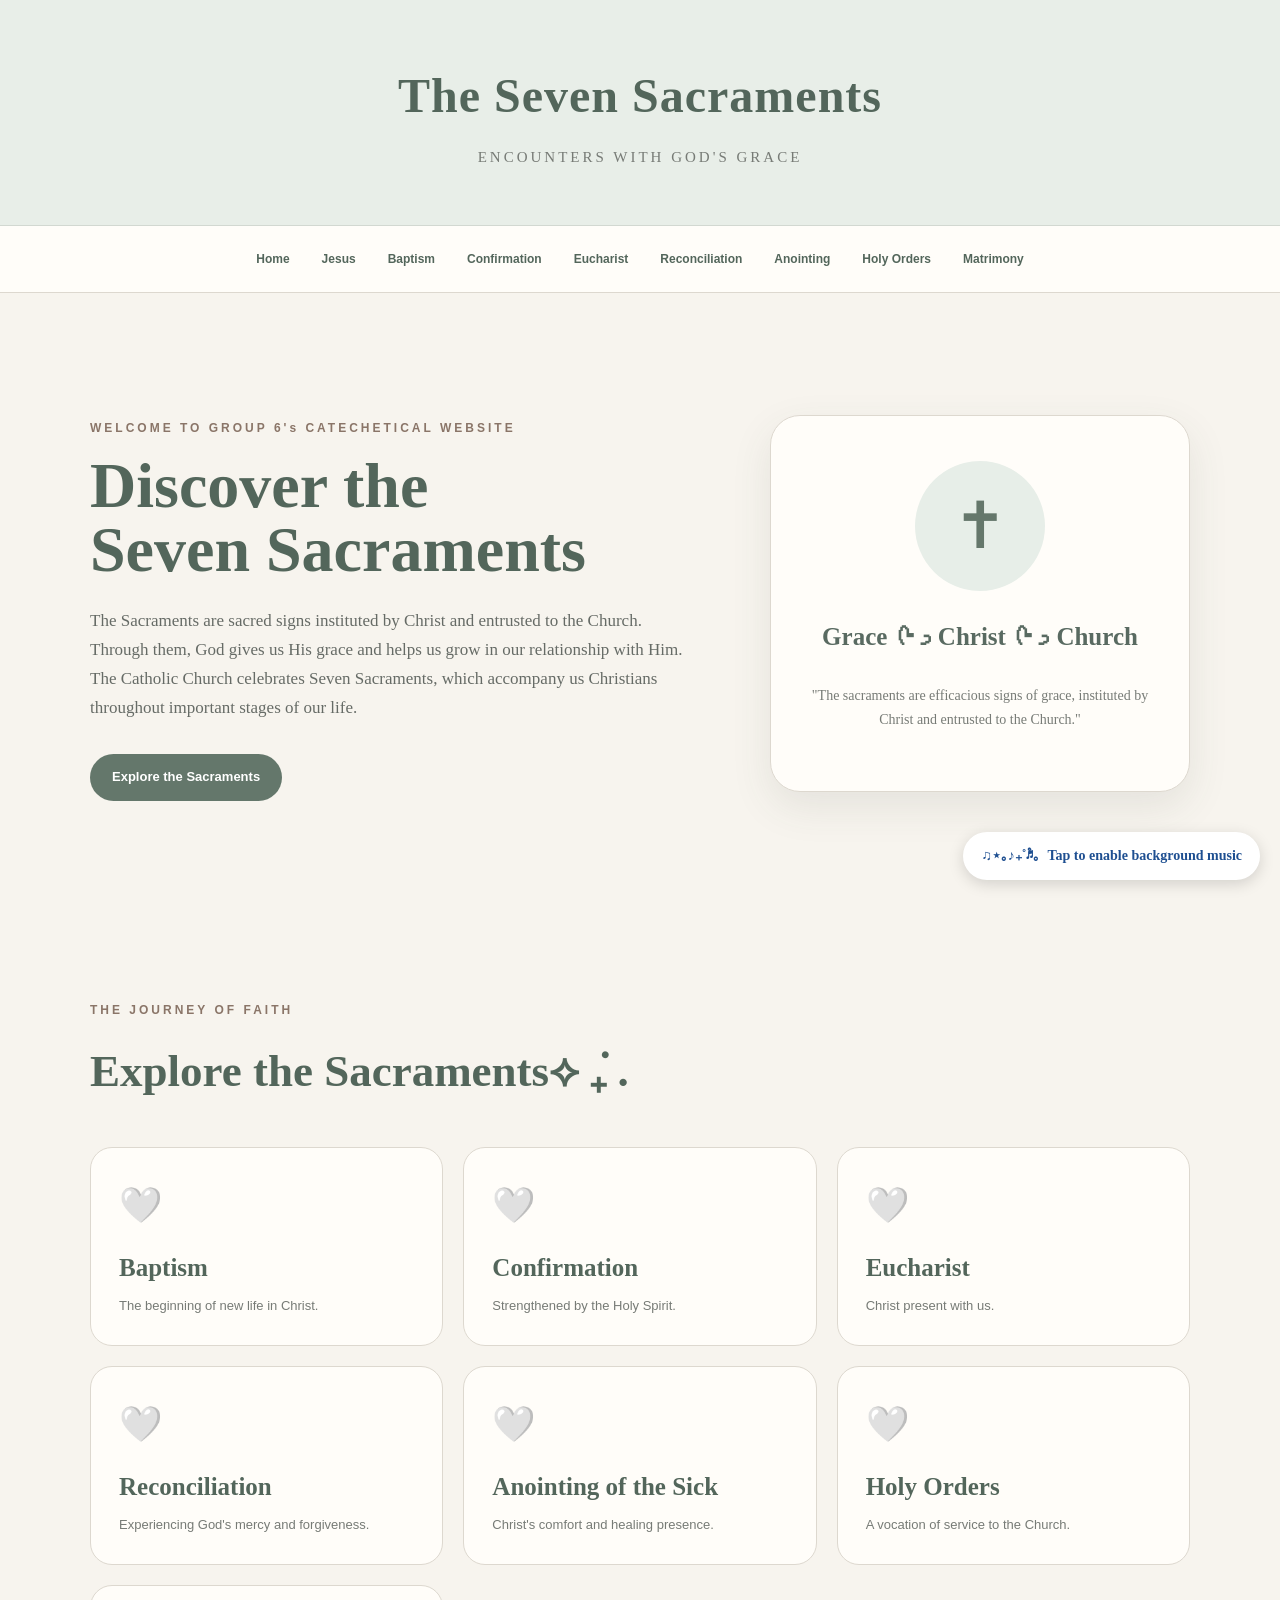
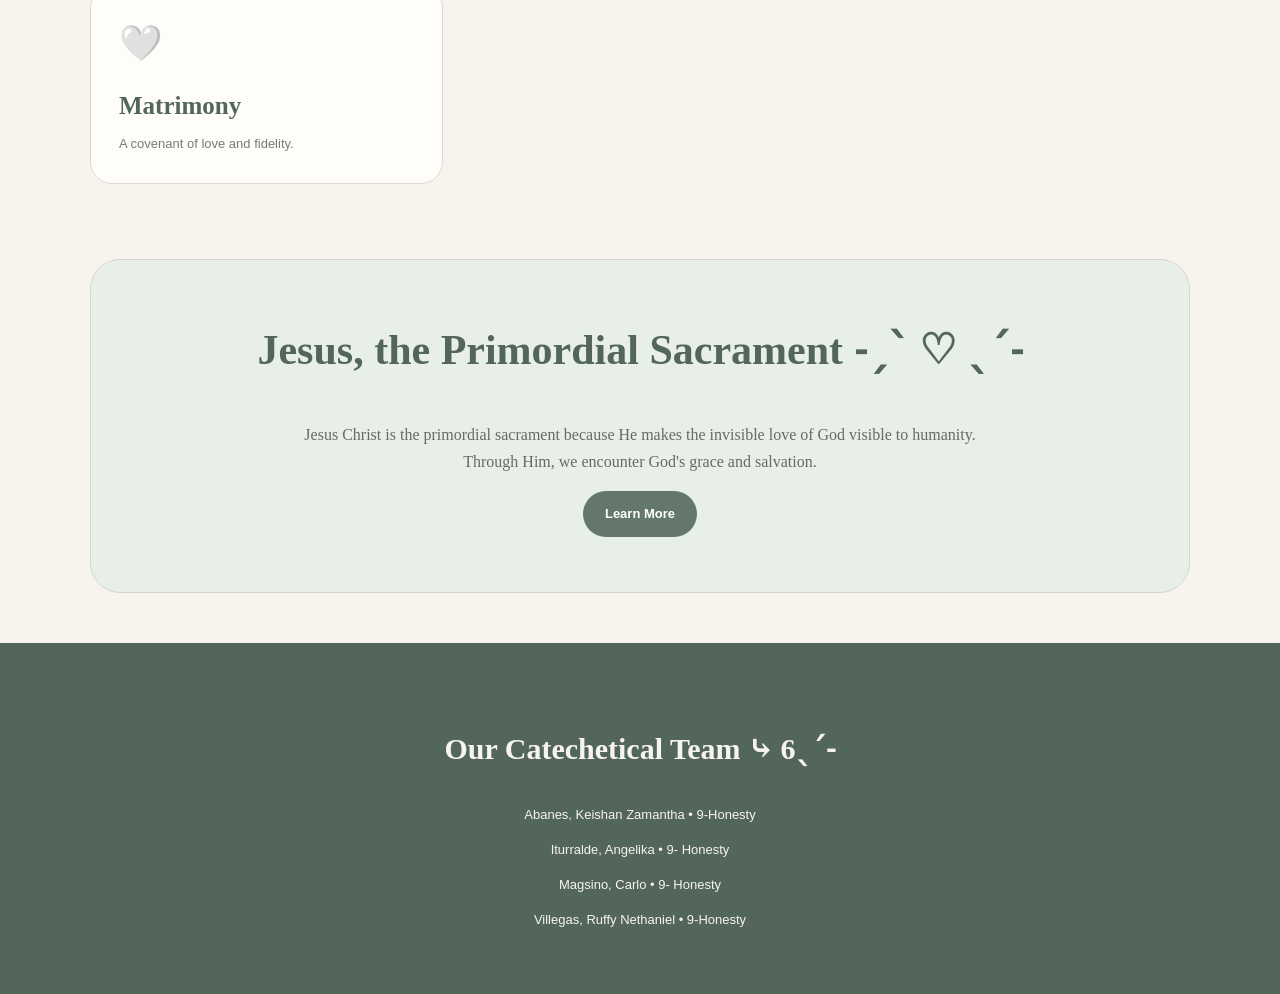
<file: index.html>
<!DOCTYPE html>
<html lang="en">

<head>
    <meta charset="UTF-8">
    <meta name="viewport" content="width=device-width, initial-scale=1.0">

    <title>The Seven Sacraments</title>

    <link rel="stylesheet" href="styles.css">
</head>

<body>

<div id="musicPrompt">
    ♫⋆｡♪₊˚♬゚。Tap to enable background music
</div>

    <header>
        <h1>The Seven Sacraments</h1>

        <p>
            Encounters with God's Grace
        </p>
    </header>


    <nav>
        <a href="index.html">Home</a>
        <a href="jesus.html">Jesus</a>
        <a href="baptism.html">Baptism</a>
        <a href="confirmation.html">Confirmation</a>
        <a href="eucharist.html">Eucharist</a>
        <a href="reconciliation.html">Reconciliation</a>
        <a href="anointing.html">Anointing</a>
        <a href="orders.html">Holy Orders</a>
        <a href="matrimony.html">Matrimony</a>
    </nav>


    <main>

        <section class="hero">

            <div class="hero-text">

                <p class="small-title">
                    WELCOME TO GROUP 6's CATECHETICAL WEBSITE
                </p>

                <h2>
                    Discover the<br>
                    Seven Sacraments
                </h2>

                <p>
                    The Sacraments are sacred signs instituted by Christ and entrusted to the Church. 
Through them, God gives us His grace and helps us grow in our relationship with Him. 
	The Catholic Church celebrates Seven Sacraments, which accompany us Christians throughout important stages of our life.
                </p>

                <a class="button" href="#sacraments">
                    Explore the Sacraments
                </a>

            </div>


            <div class="hero-card">

                <div class="cross">
                    ✝
                </div>

                <h3>
                   Grace ᢉ𐭩 Christ ᢉ𐭩 Church
                </h3>

                <p>
                    "The sacraments are efficacious signs of grace,
                    instituted by Christ and entrusted to the Church."
                </p>

            </div>

        </section>


        <section id="sacraments">

            <p class="small-title">
                THE JOURNEY OF FAITH
            </p>

            <h2>
                Explore the Sacraments⟡ ݁₊ .
            </h2>

            <div class="sacrament-grid">

                <a href="baptism.html" class="sacrament-card">
                   <span>🤍</span>
                    <h3>Baptism</h3>
                    <p>The beginning of new life in Christ.</p>
                </a>


                <a href="confirmation.html" class="sacrament-card">
                    <span>🤍</span>
                    <h3>Confirmation</h3>
                    <p>Strengthened by the Holy Spirit.</p>
                </a>


                <a href="eucharist.html" class="sacrament-card">
                  <span>🤍</span>
                    <h3>Eucharist</h3>
                    <p>Christ present with us.</p>
                </a>


                <a href="reconciliation.html" class="sacrament-card">
                   <span>🤍</span>
                    <h3>Reconciliation</h3>
                    <p>Experiencing God's mercy and forgiveness.</p>
                </a>


                <a href="anointing.html" class="sacrament-card">
                    <span>🤍</span>
                    <h3>Anointing of the Sick</h3>
                    <p>Christ's comfort and healing presence.</p>
                </a>


                <a href="holy-orders.html" class="sacrament-card">
                  <span>🤍</span>
                    <h3>Holy Orders</h3>
                    <p>A vocation of service to the Church.</p>
                </a>


                <a href="matrimony.html" class="sacrament-card">
                   <span>🤍</span>
                    <h3>Matrimony</h3>
                    <p>A covenant of love and fidelity.</p>
                </a>

            </div>

        </section>


        <section class="about">

            <h2>
                Jesus, the Primordial Sacrament ˗ˏˋ ♡ ˎˊ˗
            </h2>

            <p>
                Jesus Christ is the primordial sacrament because
                He makes the invisible love of God visible to humanity.
                Through Him, we encounter God's grace and salvation.
            </p>

            <a class="button" href="jesus.html">
                Learn More
            </a>

        </section>

    </main>


    <footer>

        <h3>
            Our Catechetical Team ⤷ 6ˎˊ˗
        </h3>

        <p>
            Abanes, Keishan Zamantha • 9-Honesty
        </p>

        <p>
            Iturralde, Angelika • 9- Honesty
        </p>

        <p>
            Magsino, Carlo • 9- Honesty
        </p>

        <p>
            Villegas, Ruffy Nethaniel • 9-Honesty
        </p>
    </footer>

<!-- BACKGROUND MUSIC -->

<audio id="backgroundMusic" loop preload="auto">
    <source src="Awit ng Paghahangad Instrumental.mp3" type="audio/mpeg">
</audio>

<script src="https://www.youtube.com/iframe_api"></script>

<script>

const music = document.getElementById("backgroundMusic");
const prompt = document.getElementById("musicPrompt");

let youtubePlaying = false;


// ==============================
// RESTORE MUSIC POSITION
// ==============================

const savedTime = localStorage.getItem("musicTime");

music.addEventListener("loadedmetadata", () => {

    if (savedTime) {
        music.currentTime = Number(savedTime);
    }

});


// ==============================
// START MUSIC
// ==============================

function startMusic() {

    if (youtubePlaying) return;

    music.play().then(() => {

        if (prompt) {
            prompt.style.display = "none";
        }

    }).catch(() => {});

}


// Start only when clicking the actual webpage
document.addEventListener("click", function(event) {

    if (event.target.closest("iframe")) {
        return;
    }

    startMusic();

});


// ==============================
// SAVE MUSIC POSITION
// ==============================

setInterval(() => {

    if (!music.paused) {
        localStorage.setItem("musicTime", music.currentTime);
    }

}, 500);


// ==============================
// YOUTUBE CONTROL
// ==============================

function onYouTubeIframeAPIReady() {

    document.querySelectorAll("iframe[src*='youtube.com/embed/']").forEach((iframe) => {

        new YT.Player(iframe, {

            events: {

                onStateChange: function(event) {

                    // ▶️ YOUTUBE PLAYING
                    if (event.data === YT.PlayerState.PLAYING) {

                        youtubePlaying = true;

                        music.pause();

                    }


                    // ⏸️ YOUTUBE PAUSED
                    else if (event.data === YT.PlayerState.PAUSED) {

                        youtubePlaying = false;

                        startMusic();

                    }


                    // ⏹️ YOUTUBE ENDED
                    else if (event.data === YT.PlayerState.ENDED) {

                        youtubePlaying = false;

                        startMusic();

                    }

                }

            }

        });

    });

}


// ==============================
// SAVE BEFORE LEAVING PAGE
// ==============================

window.addEventListener("pagehide", () => {

    localStorage.setItem(
        "musicTime",
        music.currentTime
    );

    music.pause();

});


// ==============================
// PAUSE WHEN PAGE IS HIDDEN
// ==============================

document.addEventListener("visibilitychange", () => {

    if (document.hidden) {
        music.pause();
    }

});

</script>

</body>

</html>
</file>
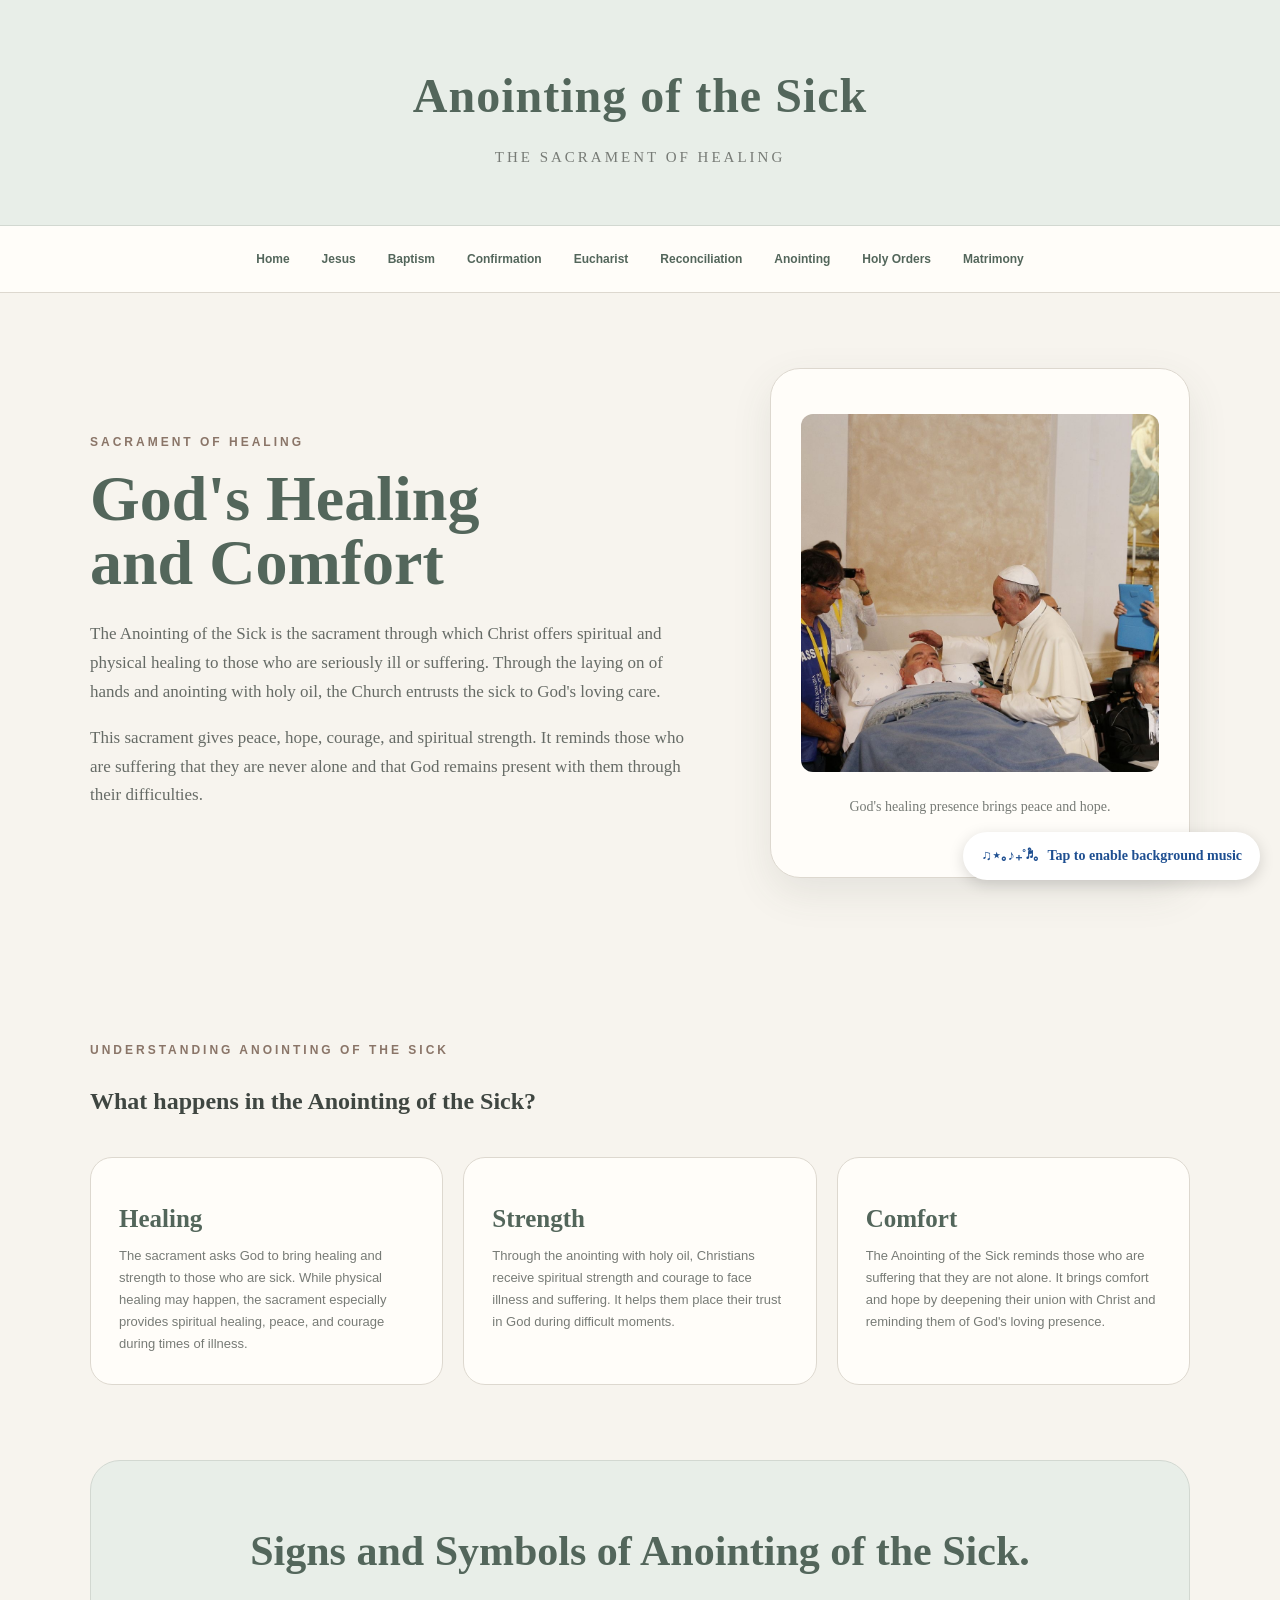
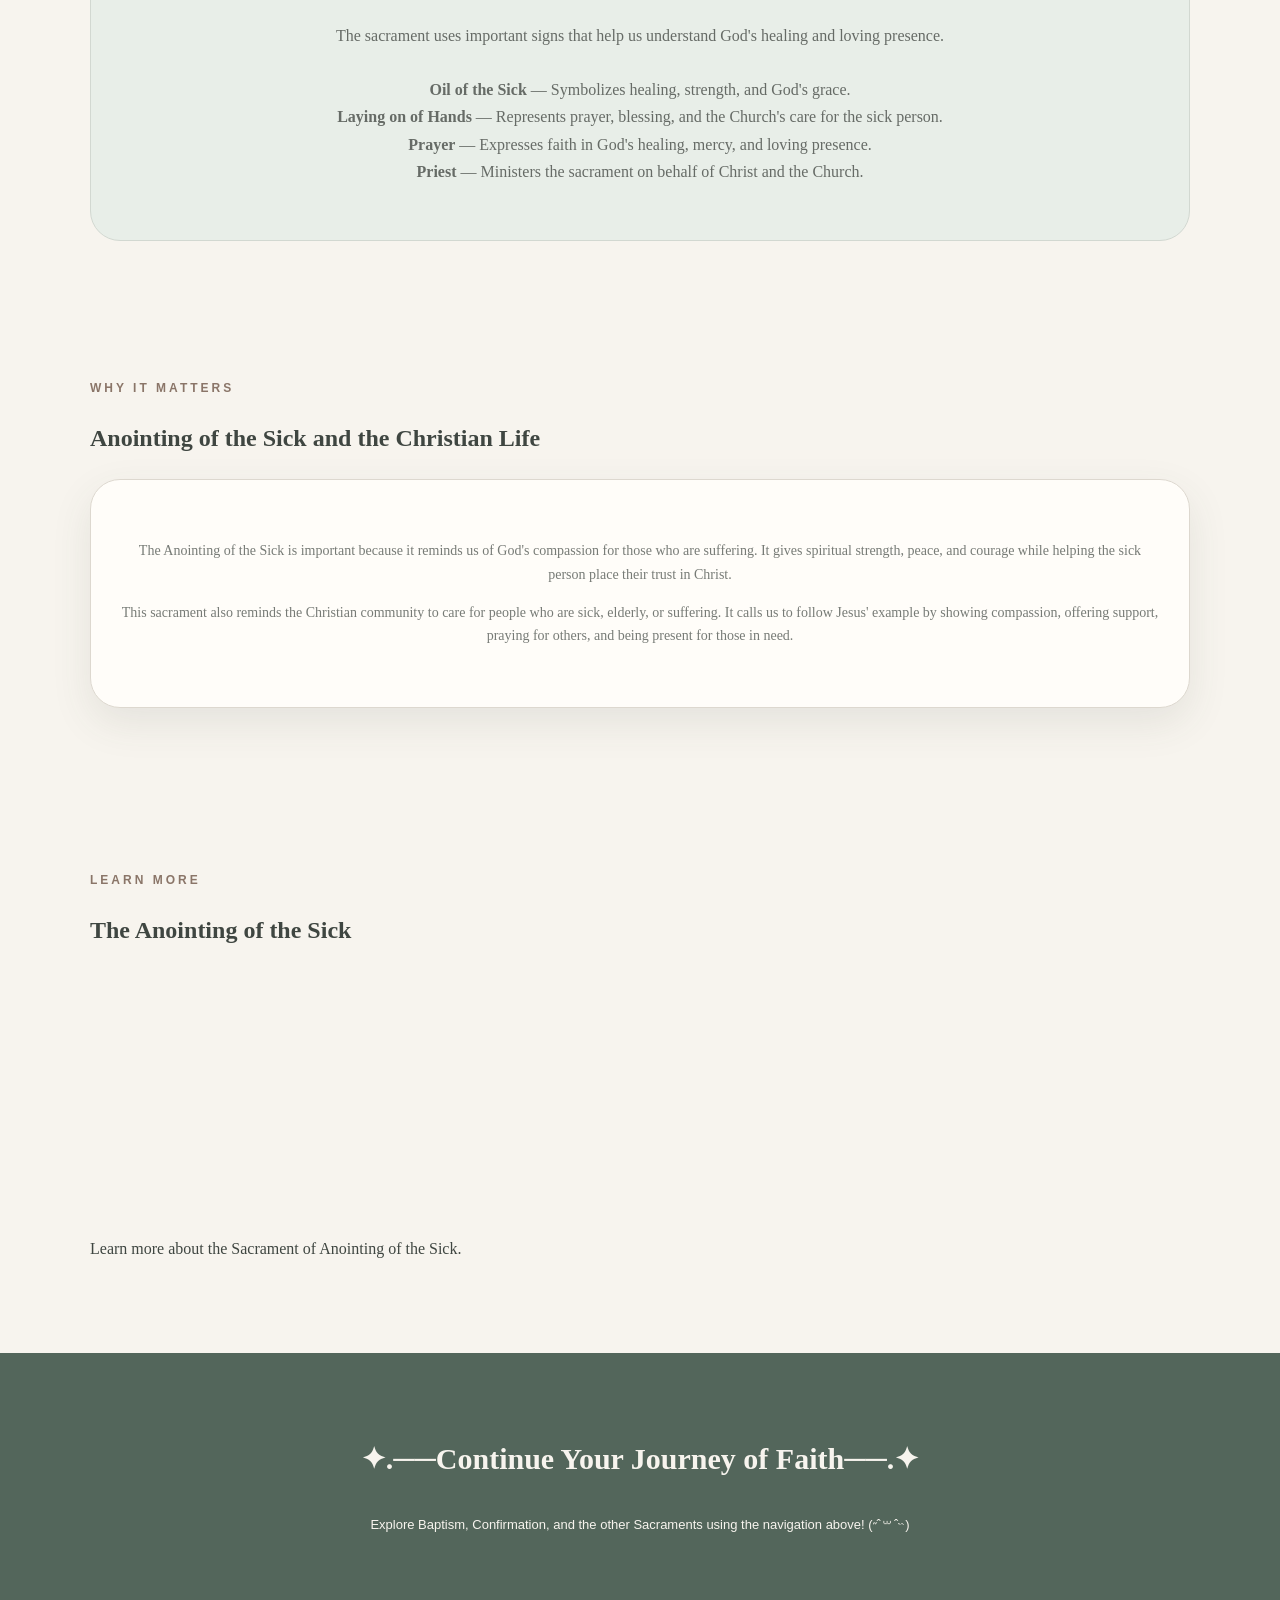
<file: anointing.html>
<!DOCTYPE html>
<html lang="en">

<head>

    <meta charset="UTF-8">

    <meta name="viewport" content="width=device-width, initial-scale=1.0">

    <title>Anointing of the Sick | The Seven Sacraments</title>

    <link rel="stylesheet" href="styles.css">

</head>


<body>

<div id="musicPrompt">
    ♫⋆｡♪₊˚♬゚。Tap to enable background music
</div>

    <header>

        <h1>Anointing of the Sick</h1>

        <p>
            The Sacrament of Healing
        </p>

    </header>


    <nav>

        <a href="index.html">Home</a>

        <a href="jesus.html">Jesus</a>

        <a href="baptism.html">Baptism</a>

        <a href="confirmation.html">Confirmation</a>

        <a href="eucharist.html">Eucharist</a>

        <a href="reconciliation.html">Reconciliation</a>

        <a href="anointing.html">Anointing</a>

        <a href="orders.html">Holy Orders</a>

        <a href="matrimony.html">Matrimony</a>

    </nav>


    <main>


        <!-- INTRODUCTION -->

        <section class="hero">


            <div class="hero-text">

                <p class="small-title">
                    SACRAMENT OF HEALING
                </p>


                <h2>
                    God's Healing<br>
                    and Comfort
                </h2>


                <p>
                    The Anointing of the Sick is the sacrament
                    through which Christ offers spiritual and
                    physical healing to those who are seriously
                    ill or suffering. Through the laying on of
                    hands and anointing with holy oil, the Church
                    entrusts the sick to God's loving care.
                </p>

                <p>
                    This sacrament gives peace, hope, courage,
                    and spiritual strength. It reminds those who
                    are suffering that they are never alone and
                    that God remains present with them through
                    their difficulties.
                </p>


            </div>


            <div class="hero-card">


              <div class="icon">
                <img src="photo7.jpg" alt="Anointing of the Sick">
              </div>
              
                <p>
                    God's healing presence brings peace and hope.
                </p>


            </div>


        </section>



        <!-- MEANING -->

        <section>


            <p class="small-title">
                UNDERSTANDING ANOINTING OF THE SICK
            </p>


            <h2>
                What happens in the Anointing of the Sick?
            </h2>


            <div class="sacrament-grid">


                <div class="sacrament-card">

                    <h3>
                        Healing
                    </h3>

                    <p>
                        The sacrament asks God to bring healing
                        and strength to those who are sick. While
                        physical healing may happen, the sacrament
                        especially provides spiritual healing,
                        peace, and courage during times of illness.
                    </p>

                </div>



                <div class="sacrament-card">


                    <h3>
                        Strength
                    </h3>

                    <p>
                        Through the anointing with holy oil,
                        Christians receive spiritual strength and
                        courage to face illness and suffering.
                        It helps them place their trust in God
                        during difficult moments.
                    </p>

                </div>



                <div class="sacrament-card">


                    <h3>
                        Comfort
                    </h3>

                    <p>
                        The Anointing of the Sick reminds those
                        who are suffering that they are not alone.
                        It brings comfort and hope by deepening
                        their union with Christ and reminding
                        them of God's loving presence.
                    </p>

                </div>


            </div>


        </section>



        <!-- SYMBOLS -->

        <section class="about">


            <h2>
                Signs and Symbols of Anointing of the Sick.
            </h2>


            <p>
                The sacrament uses important signs that help
                us understand God's healing and loving presence.
            </p>


            <br>


            <p>
                <strong>Oil of the Sick</strong> — Symbolizes
                healing, strength, and God's grace.
            </p>


            <p>
                <strong>Laying on of Hands</strong> — Represents
                prayer, blessing, and the Church's care for
                the sick person.
            </p>


            <p>
                <strong>Prayer</strong> — Expresses faith in
                God's healing, mercy, and loving presence.
            </p>


            <p>
                <strong>Priest</strong> — Ministers the sacrament
                on behalf of Christ and the Church.
            </p>


        </section>



        <!-- IMPORTANCE -->

        <section>


            <p class="small-title">
                WHY IT MATTERS
            </p>


            <h2>
                Anointing of the Sick and the Christian Life
            </h2>


            <div class="hero-card">


                <p>
                    The Anointing of the Sick is important because
                    it reminds us of God's compassion for those
                    who are suffering. It gives spiritual strength,
                    peace, and courage while helping the sick person
                    place their trust in Christ.
                </p>


                <p>
                    This sacrament also reminds the Christian
                    community to care for people who are sick,
                    elderly, or suffering. It calls us to follow
                    Jesus' example by showing compassion,
                    offering support, praying for others, and
                    being present for those in need.
                </p>


            </div>


        </section>



        <!-- VIDEO -->

        <section>


            <p class="small-title">
                LEARN MORE
            </p>


            <h2>
                The Anointing of the Sick
            </h2>


            <div class="media" style="margin-top:18px">

                <iframe
                    width="100%"
                    height="240"
                    style="border:0;border-radius:15px"
                    src="https://www.youtube.com/embed/ksNW0us95Tw?enablejsapi=1"
                    title="The Sacrament of Anointing of the Sick"
                    allow="autoplay; encrypted-media"
                    allowfullscreen>
                </iframe>

                <p class="note">
                    Learn more about the Sacrament of Anointing of the Sick.
                </p>

            </div>


        </section>


    </main>



    <footer>


        <h3>
           ✦.──Continue Your Journey of Faith──.✦
        </h3>


        <p>
            Explore Baptism, Confirmation, and the other
            Sacraments using the navigation above! (˶ˆ꒳ˆ˵)
        </p>

    </footer>



<!-- BACKGROUND MUSIC -->

<audio id="backgroundMusic" loop preload="auto">
    <source src="Awit ng Paghahangad Instrumental.mp3" type="audio/mpeg">
</audio>

<script src="https://www.youtube.com/iframe_api"></script>

<script>

const music = document.getElementById("backgroundMusic");
const prompt = document.getElementById("musicPrompt");

let youtubePlaying = false;


// ==============================
// RESTORE MUSIC POSITION
// ==============================

const savedTime = localStorage.getItem("musicTime");

music.addEventListener("loadedmetadata", () => {

    if (savedTime) {
        music.currentTime = Number(savedTime);
    }

});


// ==============================
// START MUSIC
// ==============================

function startMusic() {

    if (youtubePlaying) return;

    music.play().then(() => {

        if (prompt) {
            prompt.style.display = "none";
        }

    }).catch(() => {});

}


// Start only when clicking the actual webpage
document.addEventListener("click", function(event) {

    if (event.target.closest("iframe")) {
        return;
    }

    startMusic();

});


// ==============================
// SAVE MUSIC POSITION
// ==============================

setInterval(() => {

    if (!music.paused) {
        localStorage.setItem("musicTime", music.currentTime);
    }

}, 500);


// ==============================
// YOUTUBE CONTROL
// ==============================

function onYouTubeIframeAPIReady() {

    document.querySelectorAll("iframe[src*='youtube.com/embed/']").forEach((iframe) => {

        new YT.Player(iframe, {

            events: {

                onStateChange: function(event) {

                    // ▶️ YOUTUBE PLAYING
                    if (event.data === YT.PlayerState.PLAYING) {

                        youtubePlaying = true;

                        music.pause();

                    }


                    // ⏸️ YOUTUBE PAUSED
                    else if (event.data === YT.PlayerState.PAUSED) {

                        youtubePlaying = false;

                        startMusic();

                    }


                    // ⏹️ YOUTUBE ENDED
                    else if (event.data === YT.PlayerState.ENDED) {

                        youtubePlaying = false;

                        startMusic();

                    }

                }

            }

        });

    });

}


// ==============================
// SAVE BEFORE LEAVING PAGE
// ==============================

window.addEventListener("pagehide", () => {

    localStorage.setItem(
        "musicTime",
        music.currentTime
    );

    music.pause();

});


// ==============================
// PAUSE WHEN PAGE IS HIDDEN
// ==============================

document.addEventListener("visibilitychange", () => {

    if (document.hidden) {
        music.pause();
    }

});

</script>

</body>

</html>
</file>
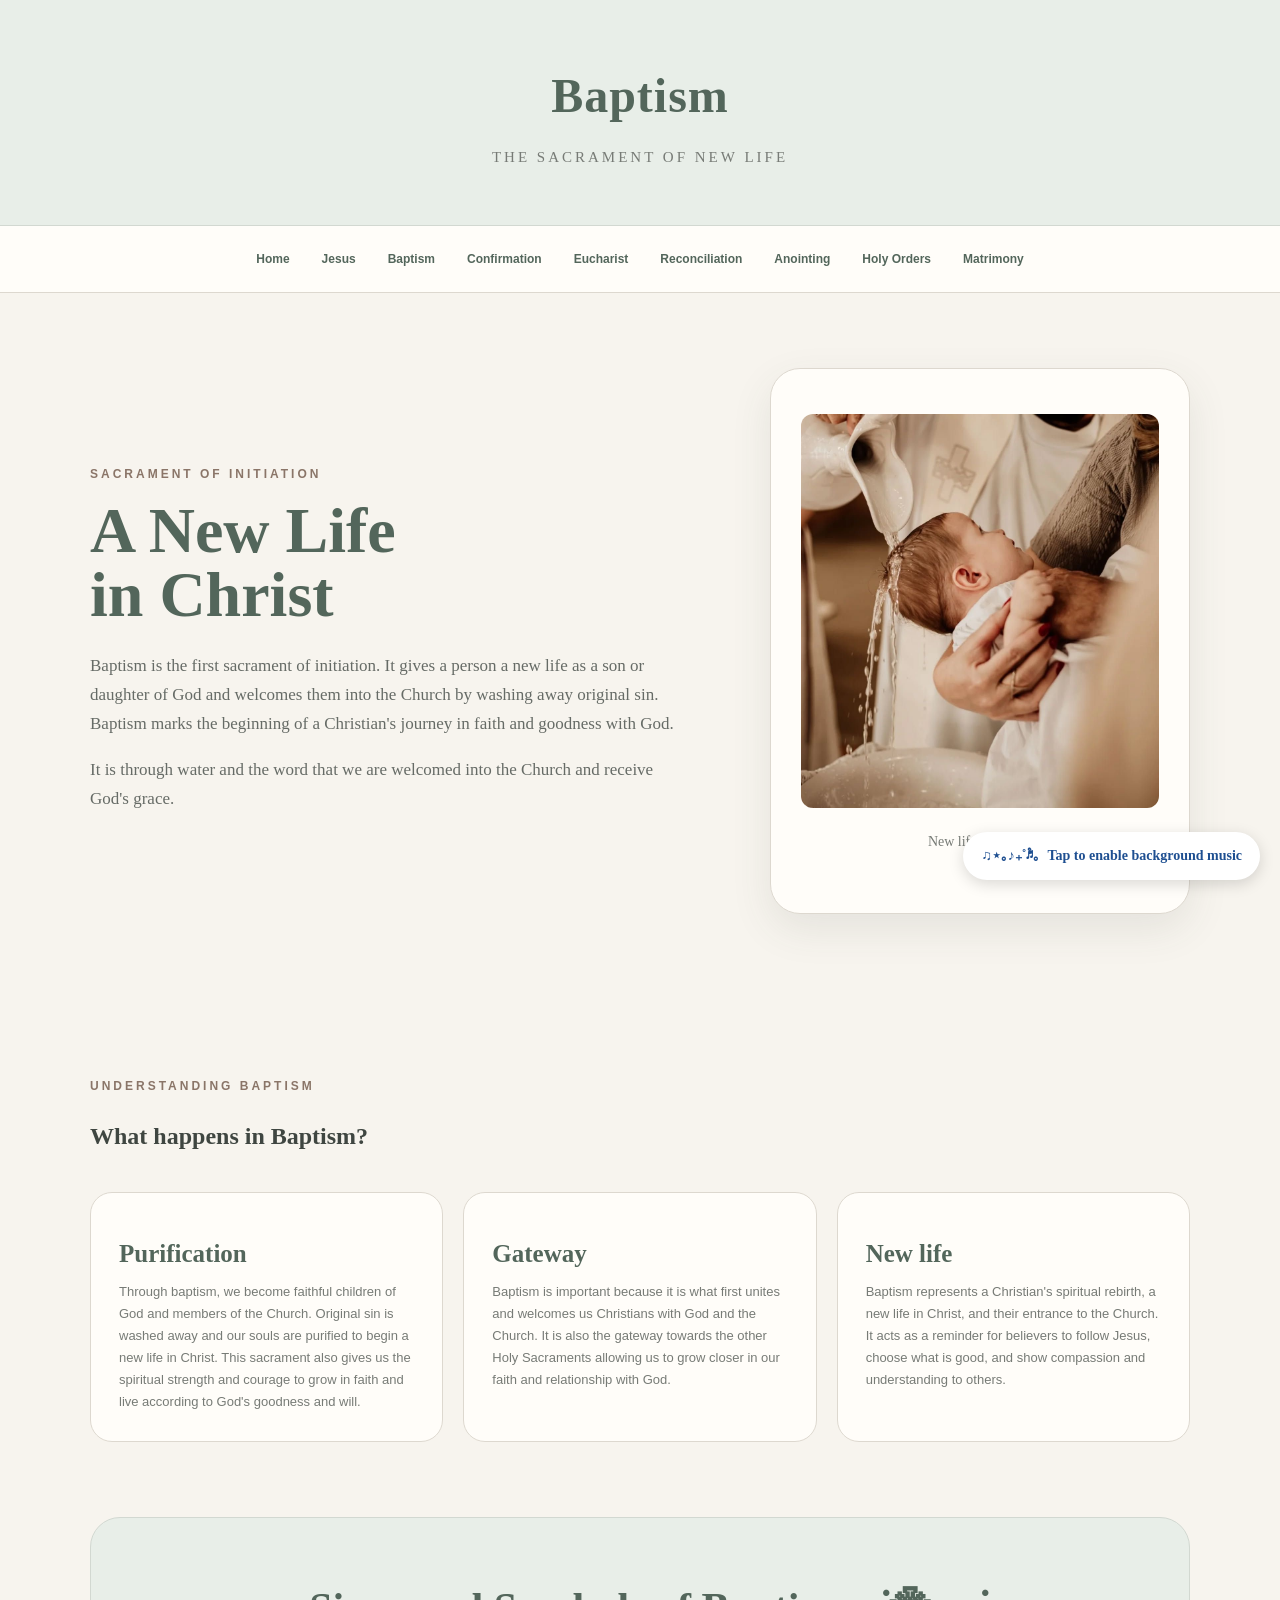
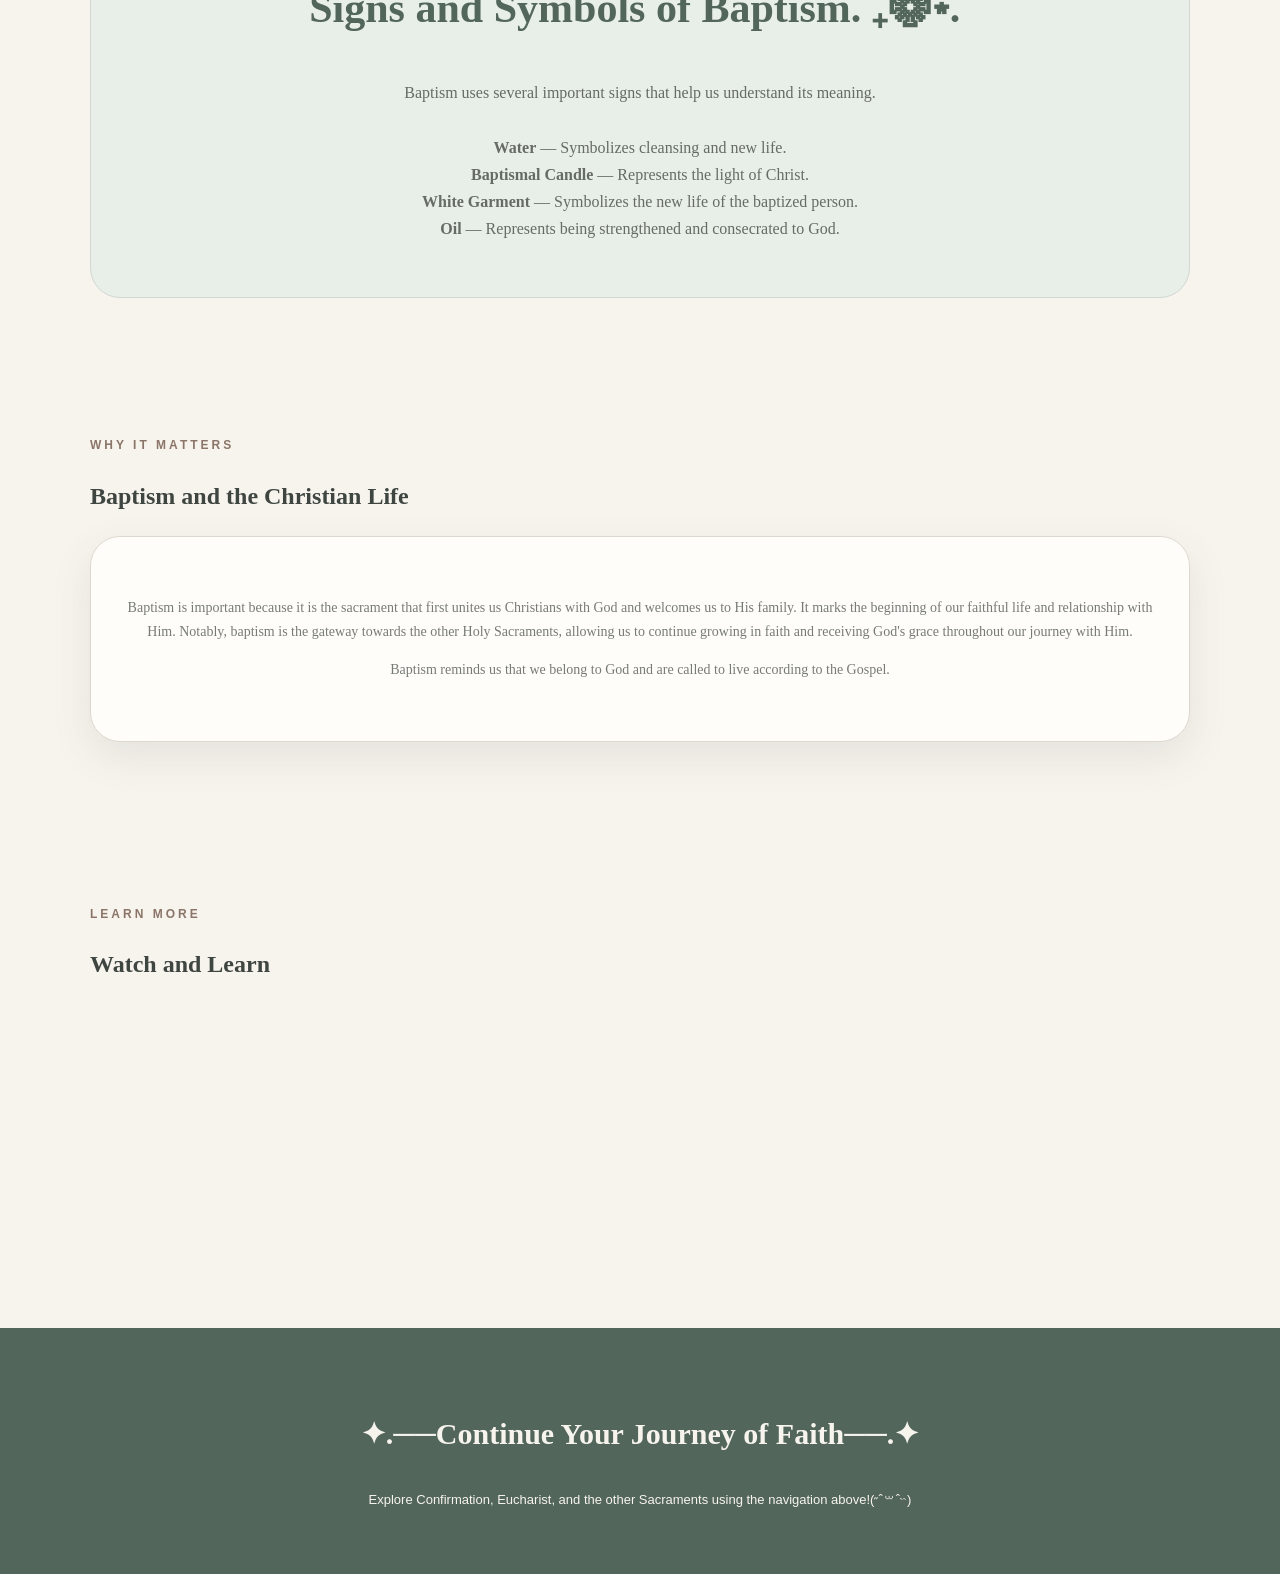
<file: baptism.html>
<!DOCTYPE html>
<html lang="en">

<head>

    <meta charset="UTF-8">

    <meta name="viewport" content="width=device-width, initial-scale=1.0">

    <title>Baptism | The Seven Sacraments</title>

    <link rel="stylesheet" href="styles.css">

</head>


<body>

<div id="musicPrompt">
    ♫⋆｡♪₊˚♬゚。Tap to enable background music
</div>

    <header>

        <h1>Baptism</h1>

        <p>
            The Sacrament of New Life
        </p>

    </header>


    <nav>

        <a href="index.html">Home</a>

        <a href="jesus.html">Jesus</a>

        <a href="baptism.html">Baptism</a>

        <a href="confirmation.html">Confirmation</a>

        <a href="eucharist.html">Eucharist</a>

        <a href="reconciliation.html">Reconciliation</a>

        <a href="anointing.html">Anointing</a>

        <a href="orders.html">Holy Orders</a>

        <a href="matrimony.html">Matrimony</a>

    </nav>


    <main>


        <!-- INTRODUCTION -->

        <section class="hero">


            <div class="hero-text">

                <p class="small-title">
                    SACRAMENT OF INITIATION
                </p>


                <h2>
                    A New Life<br>
                    in Christ
                </h2>


                <p>
                    Baptism is the first sacrament of initiation. It gives a person a new life as a son or daughter of God and welcomes them into the Church by washing away original sin.  Baptism marks the beginning of a Christian's journey in faith and goodness with God.
					 </p>

                <p>
                    It is through water and the word that we are
                    welcomed into the Church and receive God's
                    grace.
                </p>


            </div>


            <div class="hero-card">


              <div class="icon">
  <img src="photo2.jpg" alt="photo 2">
</div>
              
                <p>
                    New life in Christ.
                </p>


            </div>


        </section>



        <!-- MEANING -->

        <section>


            <p class="small-title">
                UNDERSTANDING BAPTISM
            </p>


            <h2>
                What happens in Baptism?
            </h2>


            <div class="sacrament-grid">


                <div class="sacrament-card">

                    <h3>
                        Purification
                    </h3>

                    <p>
                        Through baptism, we become faithful children of God and members of the Church.
Original sin is washed away and our souls are purified to begin a new life in Christ. 
This sacrament also gives us the spiritual strength and courage to grow in faith and live according to God's goodness and will.
                    </p>

                </div>



                <div class="sacrament-card">


                    <h3>
                        Gateway
                    </h3>

                    <p>
                        Baptism is important because it is what first unites and welcomes us Christians with God and the Church. 
It is also the gateway towards the other Holy Sacraments allowing us to grow closer in our faith and relationship with God.

                    </p>

                </div>



                <div class="sacrament-card">


                    <h3>
                        New life
                    </h3>

                    <p>
                        Baptism represents a Christian's spiritual rebirth, a new life in Christ, and their entrance to the Church. 
It acts as a reminder for believers to follow Jesus, choose what is good, and show compassion and understanding to others.
                    </p>

                </div>


            </div>


        </section>



        <!-- SYMBOLS -->

        <section class="about">


            <h2>
                Signs and Symbols of Baptism. ݁₊᪥⋆. ݁
            </h2>


            <p>
                Baptism uses several important signs that help
                us understand its meaning.
            </p>


            <br>


            <p>
                 <strong>Water</strong> — Symbolizes cleansing
                and new life.
            </p>


            <p>
                 <strong>Baptismal Candle</strong> — Represents
                the light of Christ.
            </p>


            <p>
                 <strong>White Garment</strong> — Symbolizes
                the new life of the baptized person.
            </p>


            <p>
                <strong>Oil</strong> — Represents being
                strengthened and consecrated to God.
            </p>


        </section>



        <!-- IMPORTANCE -->

        <section>


            <p class="small-title">
                WHY IT MATTERS
            </p>


            <h2>
                Baptism and the Christian Life
            </h2>


            <div class="hero-card">


                <p>
                    Baptism is important because it is the sacrament that first unites us Christians with God and welcomes us to His family. 
It marks the beginning of our faithful life and relationship with Him. 
Notably, baptism is the gateway towards the other Holy Sacraments, allowing us to continue growing in faith and receiving God's grace throughout our journey with Him.
                </p>


                <p>
                    Baptism reminds us that we belong to God
                    and are called to live according to the
                    Gospel.
                </p>


            </div>


        </section>
        </section>


        <!-- VIDEO -->

        <section>

            <p class="small-title">
                LEARN MORE
            </p>

            <h2>
                Watch and Learn
            </h2>

            <div class="media" style="margin-top:18px">

                <iframe
                    width="100%"
                    height="240"
                    style="border:0;border-radius:15px"
                    src="https://www.youtube.com/embed/JHTtHHdzgZs?enablejsapi=1"
                    title="The Sacrament of Baptism"
                    allow="autoplay; encrypted-media"
                    allowfullscreen>
                </iframe>

            </div>

        </section>


    </main>

    <footer>


        <h3>
           ✦.──Continue Your Journey of Faith──.✦
        </h3>


        <p>
            Explore Confirmation, Eucharist, and the other
            Sacraments using the navigation above!(˶ˆ꒳ˆ˵)
        </p>

    </footer>
<!-- BACKGROUND MUSIC -->

<audio id="backgroundMusic" loop preload="auto">
    <source src="Awit ng Paghahangad Instrumental.mp3" type="audio/mpeg">
</audio>

<script src="https://www.youtube.com/iframe_api"></script>

<script>

const music = document.getElementById("backgroundMusic");
const prompt = document.getElementById("musicPrompt");

let youtubePlaying = false;


// ==============================
// RESTORE MUSIC POSITION
// ==============================

const savedTime = localStorage.getItem("musicTime");

music.addEventListener("loadedmetadata", () => {

    if (savedTime) {
        music.currentTime = Number(savedTime);
    }

});


// ==============================
// START MUSIC
// ==============================

function startMusic() {

    if (youtubePlaying) return;

    music.play().then(() => {

        if (prompt) {
            prompt.style.display = "none";
        }

    }).catch(() => {});

}


// Start only when clicking the actual webpage
document.addEventListener("click", function(event) {

    if (event.target.closest("iframe")) {
        return;
    }

    startMusic();

});


// ==============================
// SAVE MUSIC POSITION
// ==============================

setInterval(() => {

    if (!music.paused) {
        localStorage.setItem("musicTime", music.currentTime);
    }

}, 500);


// ==============================
// YOUTUBE CONTROL
// ==============================

function onYouTubeIframeAPIReady() {

    document.querySelectorAll("iframe[src*='youtube.com/embed/']").forEach((iframe) => {

        new YT.Player(iframe, {

            events: {

                onStateChange: function(event) {

                    // ▶️ YOUTUBE PLAYING
                    if (event.data === YT.PlayerState.PLAYING) {

                        youtubePlaying = true;

                        music.pause();

                    }


                    // ⏸️ YOUTUBE PAUSED
                    else if (event.data === YT.PlayerState.PAUSED) {

                        youtubePlaying = false;

                        startMusic();

                    }


                    // ⏹️ YOUTUBE ENDED
                    else if (event.data === YT.PlayerState.ENDED) {

                        youtubePlaying = false;

                        startMusic();

                    }

                }

            }

        });

    });

}


// ==============================
// SAVE BEFORE LEAVING PAGE
// ==============================

window.addEventListener("pagehide", () => {

    localStorage.setItem(
        "musicTime",
        music.currentTime
    );

    music.pause();

});


// ==============================
// PAUSE WHEN PAGE IS HIDDEN
// ==============================

document.addEventListener("visibilitychange", () => {

    if (document.hidden) {
        music.pause();
    }

});

</script>

</body>

</html>
</file>
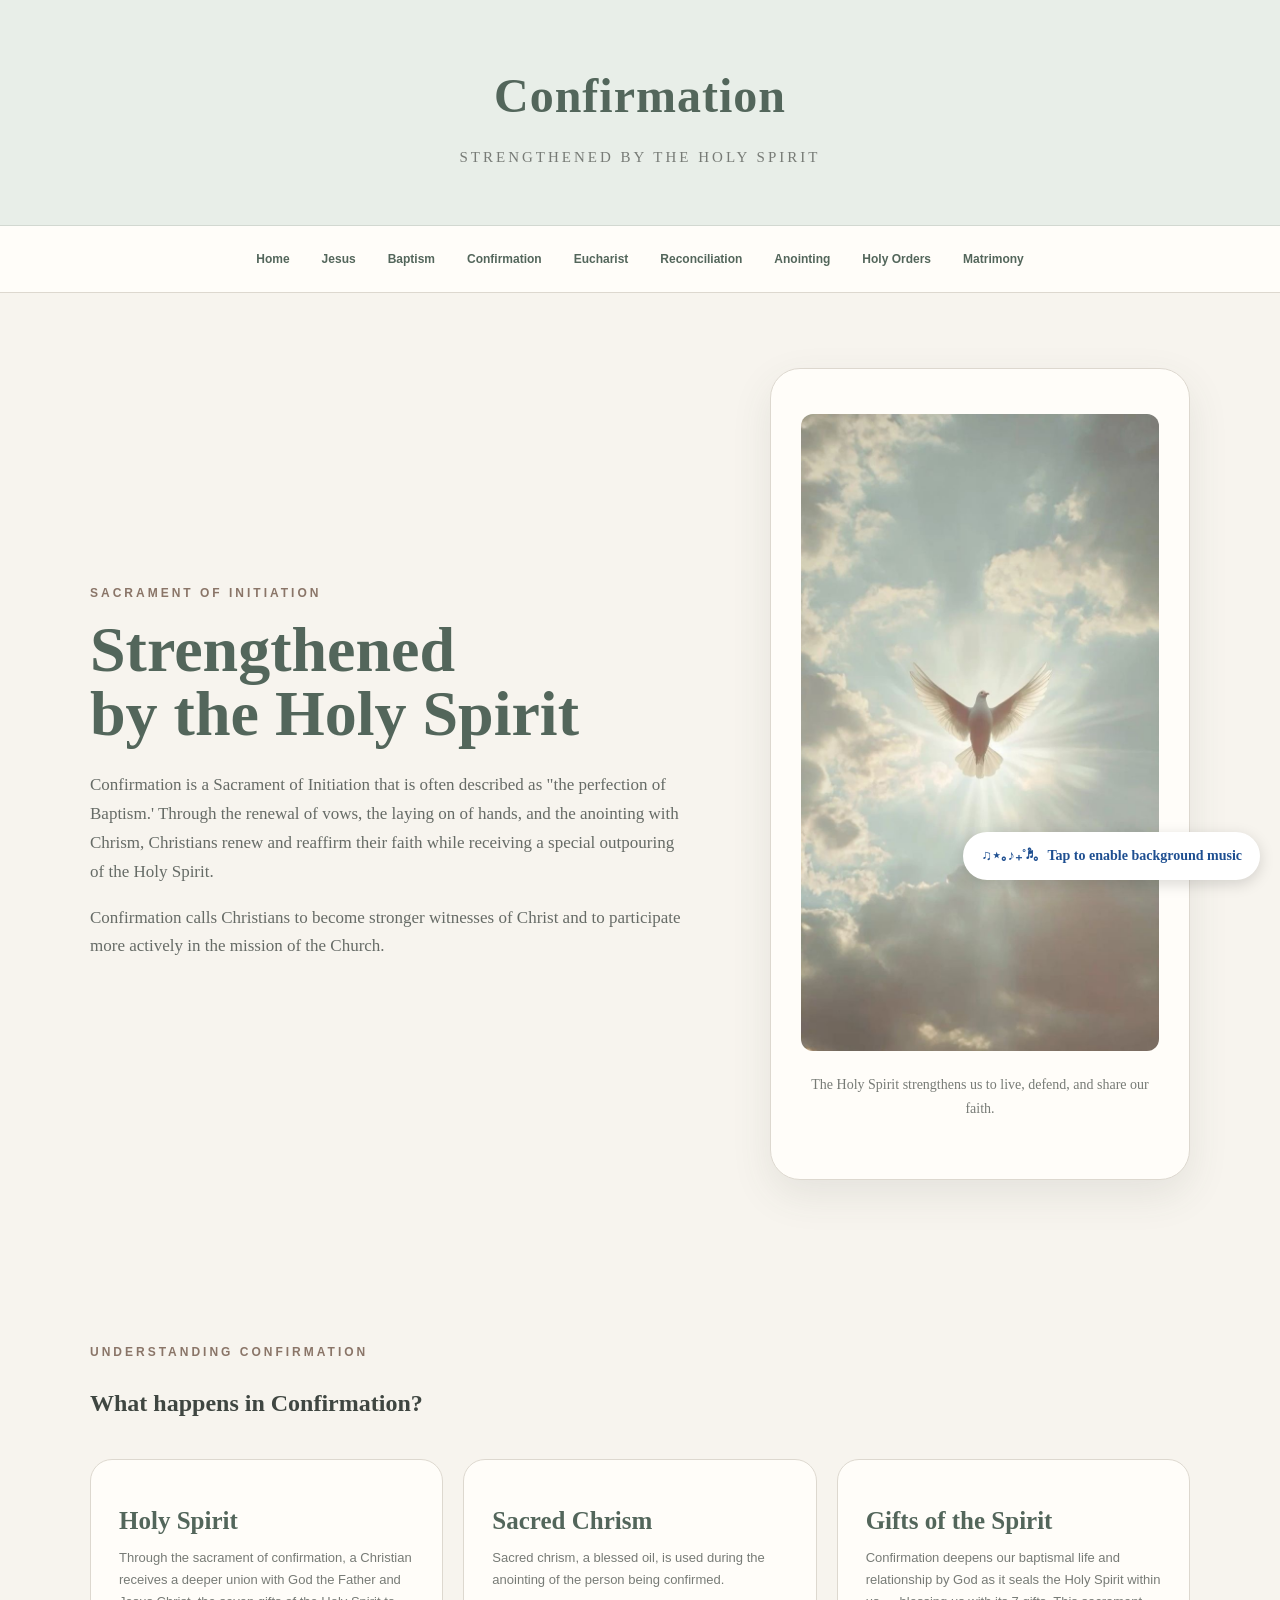
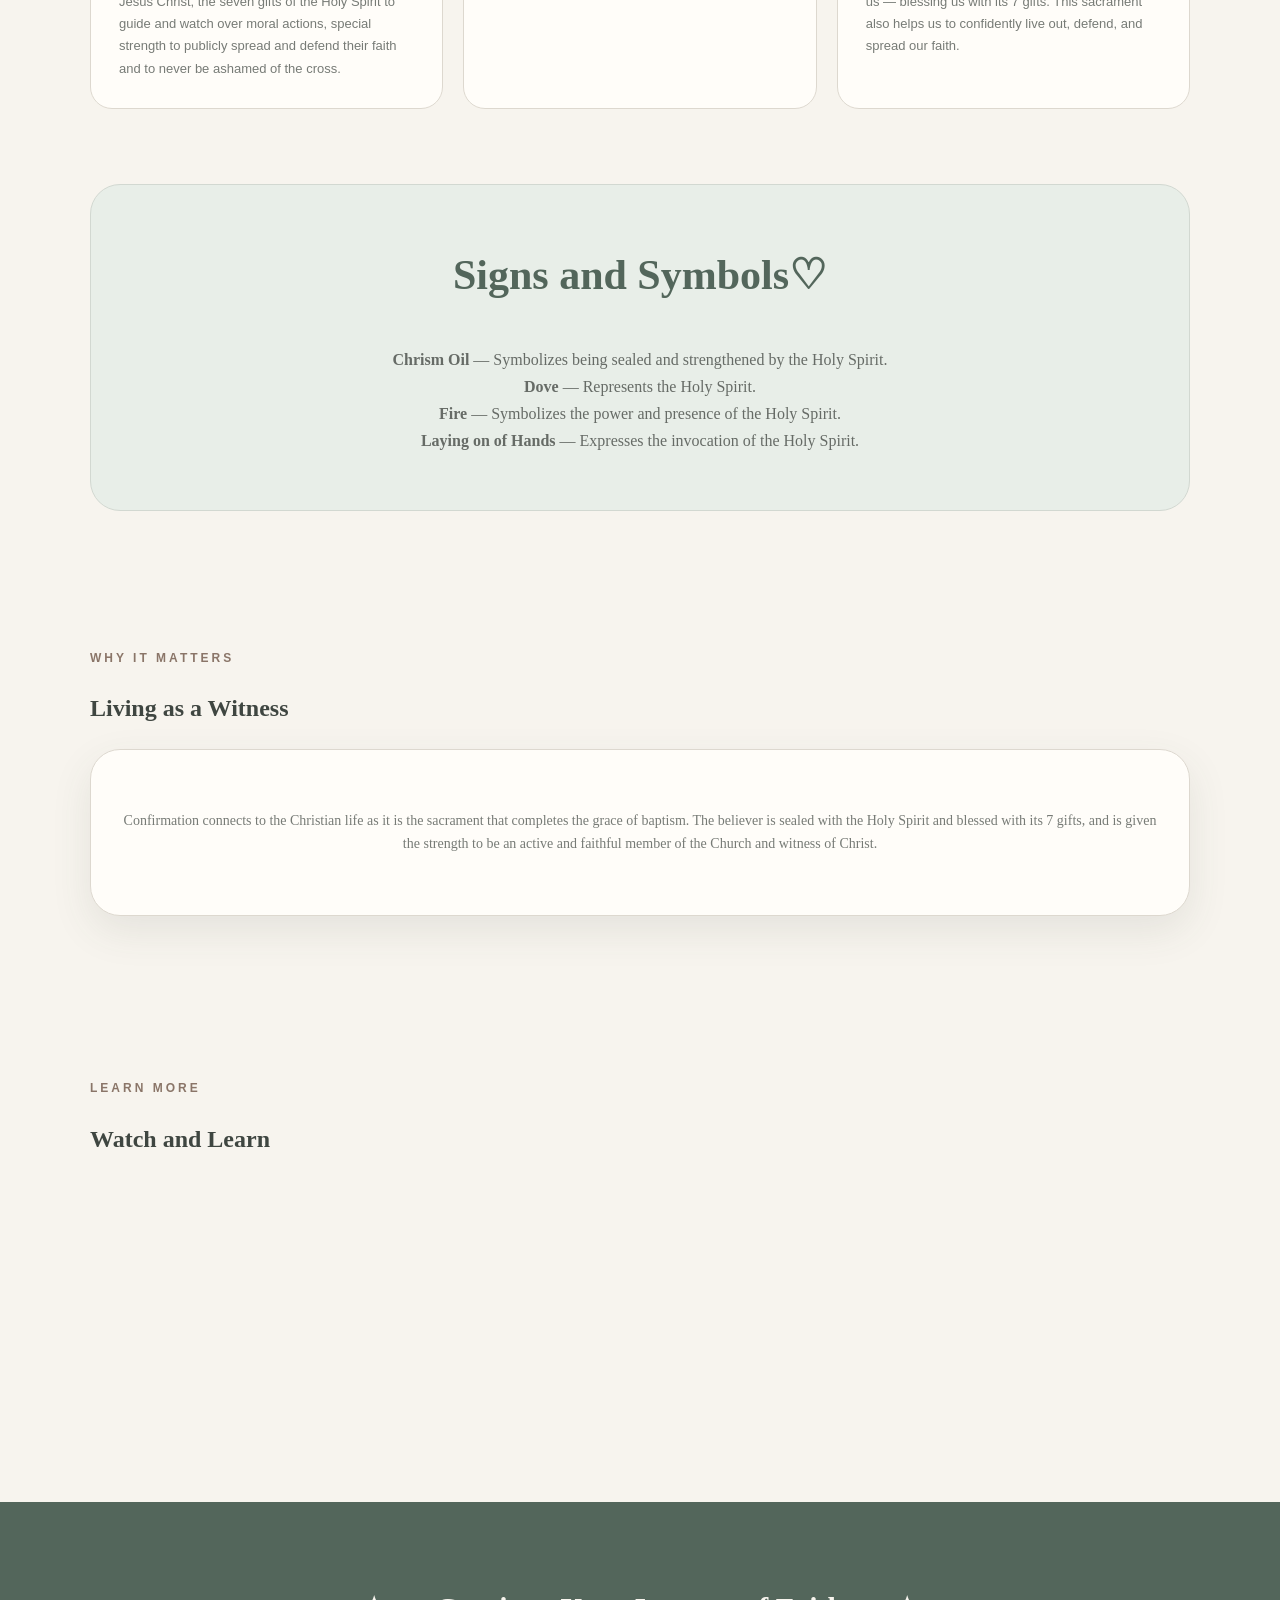
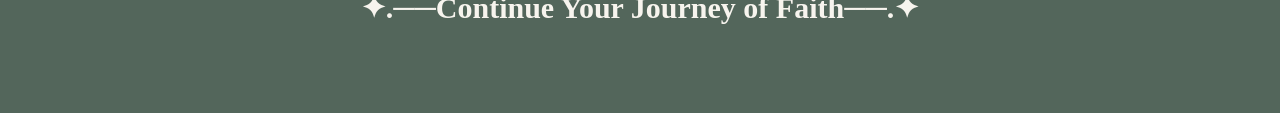
<file: confirmation.html>
<!DOCTYPE html>
<html lang="en">

<head>

    <meta charset="UTF-8">

    <meta name="viewport" content="width=device-width, initial-scale=1.0">

    <title>Confirmation | The Seven Sacraments</title>

    <link rel="stylesheet" href="styles.css">

</head>


<body>
<div id="musicPrompt">
    ♫⋆｡♪₊˚♬゚。Tap to enable background music
</div>

    <header>

        <h1>Confirmation</h1>

        <p>
            Strengthened by the Holy Spirit
        </p>

    </header>


    <nav>

        <a href="index.html">Home</a>

        <a href="jesus.html">Jesus</a>

        <a href="baptism.html">Baptism</a>

        <a href="confirmation.html">Confirmation</a>

        <a href="eucharist.html">Eucharist</a>

        <a href="reconciliation.html">Reconciliation</a>

        <a href="anointing.html">Anointing</a>

        <a href="orders.html">Holy Orders</a>

        <a href="matrimony.html">Matrimony</a>

    </nav>


    <main>


        <!-- INTRODUCTION -->

        <section class="hero">


            <div class="hero-text">

                <p class="small-title">
                    SACRAMENT OF INITIATION
                </p>


                <h2>
                    Strengthened<br>
                    by the Holy Spirit
                </h2>


                <p>
                    Confirmation is a Sacrament of Initiation that is often described as "the perfection of Baptism.' 
Through the renewal of vows, the laying on of hands, and 
the anointing with Chrism, Christians renew and reaffirm their faith while receiving a special outpouring of the Holy Spirit.
                </p>


                <p>
                    Confirmation calls Christians to become
                    stronger witnesses of Christ and to participate
                    more actively in the mission of the Church.
                </p>


            </div>


            <div class="hero-card">

<div class="icon">
  <img src="photo3.jpg" alt="photo 3">
</div>


                <p>
                    The Holy Spirit strengthens us to live,
                    defend, and share our faith.
                </p>


            </div>


        </section>



        <!-- MEANING -->

        <section>


            <p class="small-title">
                UNDERSTANDING CONFIRMATION
            </p>


            <h2>
                What happens in Confirmation?
            </h2>


            <div class="sacrament-grid">


                <div class="sacrament-card">

                

                    <h3>
                        Holy Spirit
                    </h3>

                    <p>
              Through the sacrament of confirmation, a Christian receives a deeper union with God the Father and Jesus Christ, the seven gifts of the Holy Spirit to guide and watch over moral actions, special strength to publicly spread and defend their faith and to never be ashamed of the cross.  
                    </p>

                </div>



                <div class="sacrament-card">

                  
                    <h3>
                        Sacred Chrism
                    </h3>

                    <p>
                        Sacred chrism, a blessed oil, is used
                        during the anointing of the person being
                        confirmed.
                    </p>

                </div>



                <div class="sacrament-card">


                    <h3>
                        Gifts of the Spirit
                    </h3>

                    <p>
                        Confirmation deepens our baptismal life and relationship by God as it seals the Holy Spirit within us — blessing us with its 7 gifts. This sacrament also helps us to confidently live out, defend, and spread our faith. 
                    </p>

                </div>


            </div>


        </section>



        <!-- SIGNS -->

        <section class="about">


            <h2>
                Signs and Symbols♡
            </h2>


            <p>
                 <strong>Chrism Oil</strong> — Symbolizes being
                sealed and strengthened by the Holy Spirit.
            </p>


            <p>
                 <strong>Dove</strong> — Represents the
                Holy Spirit.
            </p>


            <p>
                 <strong>Fire</strong> — Symbolizes the power
                and presence of the Holy Spirit.
            </p>


            <p>
                 <strong>Laying on of Hands</strong> —
                Expresses the invocation of the Holy Spirit.
            </p>


        </section>



        <!-- EFFECT -->

        <section>


            <p class="small-title">
                WHY IT MATTERS
            </p>


            <h2>
                Living as a Witness
            </h2>


            <div class="hero-card">


                <p>
                    Confirmation connects to the Christian life as it is the sacrament that completes the grace of baptism. The believer is sealed with the Holy Spirit and blessed with its 7 gifts, and is given the strength to be an active and faithful member of the Church and witness of Christ.
                </p>
 

            </div>


        </section>

  <!-- VIDEO -->

<section>

    <p class="small-title">
        LEARN MORE
    </p>

    <h2>
        Watch and Learn
    </h2>

    <div class="media" style="margin-top:18px">

        <iframe
            width="100%"
            height="240"
            style="border:0;border-radius:15px"
            src="https://www.youtube.com/embed/nzxeYXudo1c?enablejsapi=1"
            title="Confirmation"
            allow="autoplay; encrypted-media"
            allowfullscreen>
        </iframe>

    </div>

</section>


    </main>



    <footer>


        <h3>
            ✦.──Continue Your Journey of Faith──.✦
        </h3>


    </footer>

<!-- BACKGROUND MUSIC -->

<audio id="backgroundMusic" loop preload="auto">
    <source src="Awit ng Paghahangad Instrumental.mp3" type="audio/mpeg">
</audio>

<script src="https://www.youtube.com/iframe_api"></script>

<script>

const music = document.getElementById("backgroundMusic");
const prompt = document.getElementById("musicPrompt");

let youtubePlaying = false;


// ==============================
// RESTORE MUSIC POSITION
// ==============================

const savedTime = localStorage.getItem("musicTime");

music.addEventListener("loadedmetadata", () => {

    if (savedTime) {
        music.currentTime = Number(savedTime);
    }

});


// ==============================
// START MUSIC
// ==============================

function startMusic() {

    if (youtubePlaying) return;

    music.play().then(() => {

        if (prompt) {
            prompt.style.display = "none";
        }

    }).catch(() => {});

}


// Start only when clicking the actual webpage
document.addEventListener("click", function(event) {

    if (event.target.closest("iframe")) {
        return;
    }

    startMusic();

});


// ==============================
// SAVE MUSIC POSITION
// ==============================

setInterval(() => {

    if (!music.paused) {
        localStorage.setItem("musicTime", music.currentTime);
    }

}, 500);


// ==============================
// YOUTUBE CONTROL
// ==============================

function onYouTubeIframeAPIReady() {

    document.querySelectorAll("iframe[src*='youtube.com/embed/']").forEach((iframe) => {

        new YT.Player(iframe, {

            events: {

                onStateChange: function(event) {

                    // ▶️ YOUTUBE PLAYING
                    if (event.data === YT.PlayerState.PLAYING) {

                        youtubePlaying = true;

                        music.pause();

                    }


                    // ⏸️ YOUTUBE PAUSED
                    else if (event.data === YT.PlayerState.PAUSED) {

                        youtubePlaying = false;

                        startMusic();

                    }


                    // ⏹️ YOUTUBE ENDED
                    else if (event.data === YT.PlayerState.ENDED) {

                        youtubePlaying = false;

                        startMusic();

                    }

                }

            }

        });

    });

}


// ==============================
// SAVE BEFORE LEAVING PAGE
// ==============================

window.addEventListener("pagehide", () => {

    localStorage.setItem(
        "musicTime",
        music.currentTime
    );

    music.pause();

});


// ==============================
// PAUSE WHEN PAGE IS HIDDEN
// ==============================

document.addEventListener("visibilitychange", () => {

    if (document.hidden) {
        music.pause();
    }

});

</script>

</body>

</html>
</file>
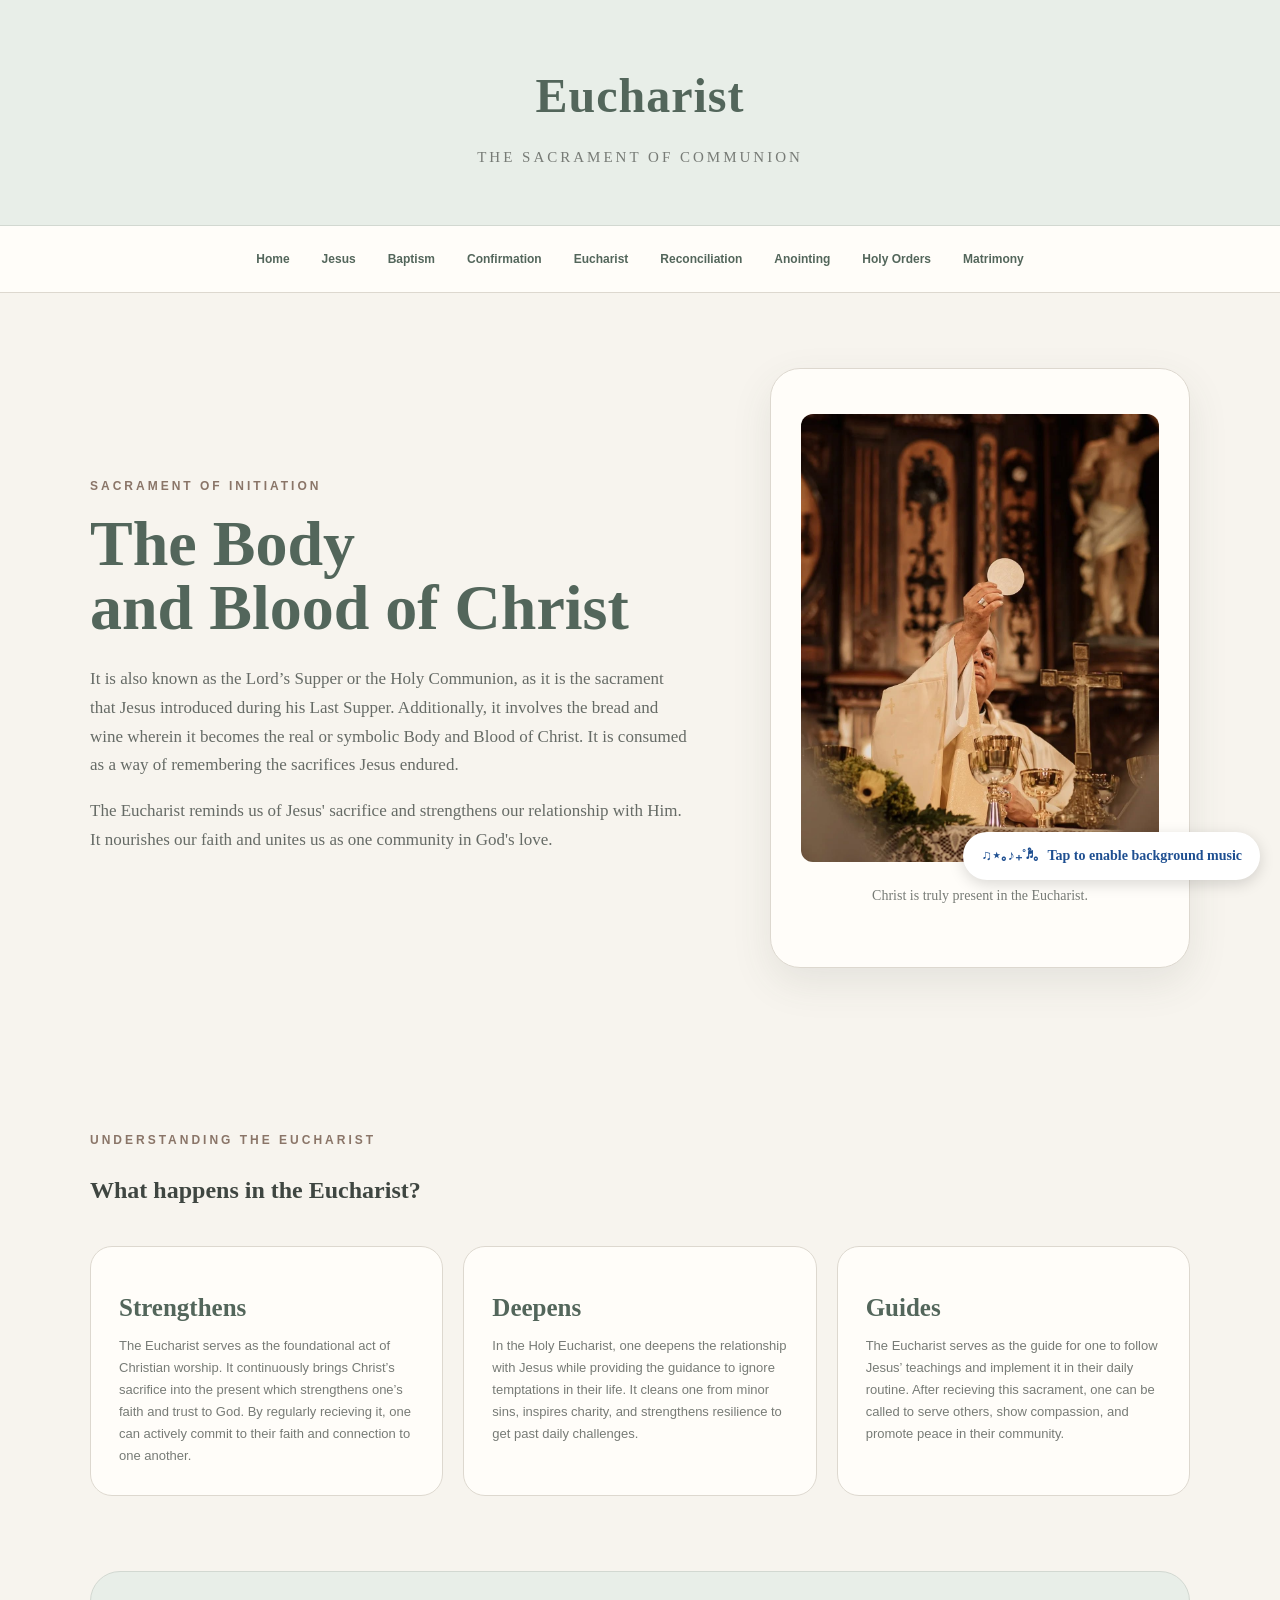
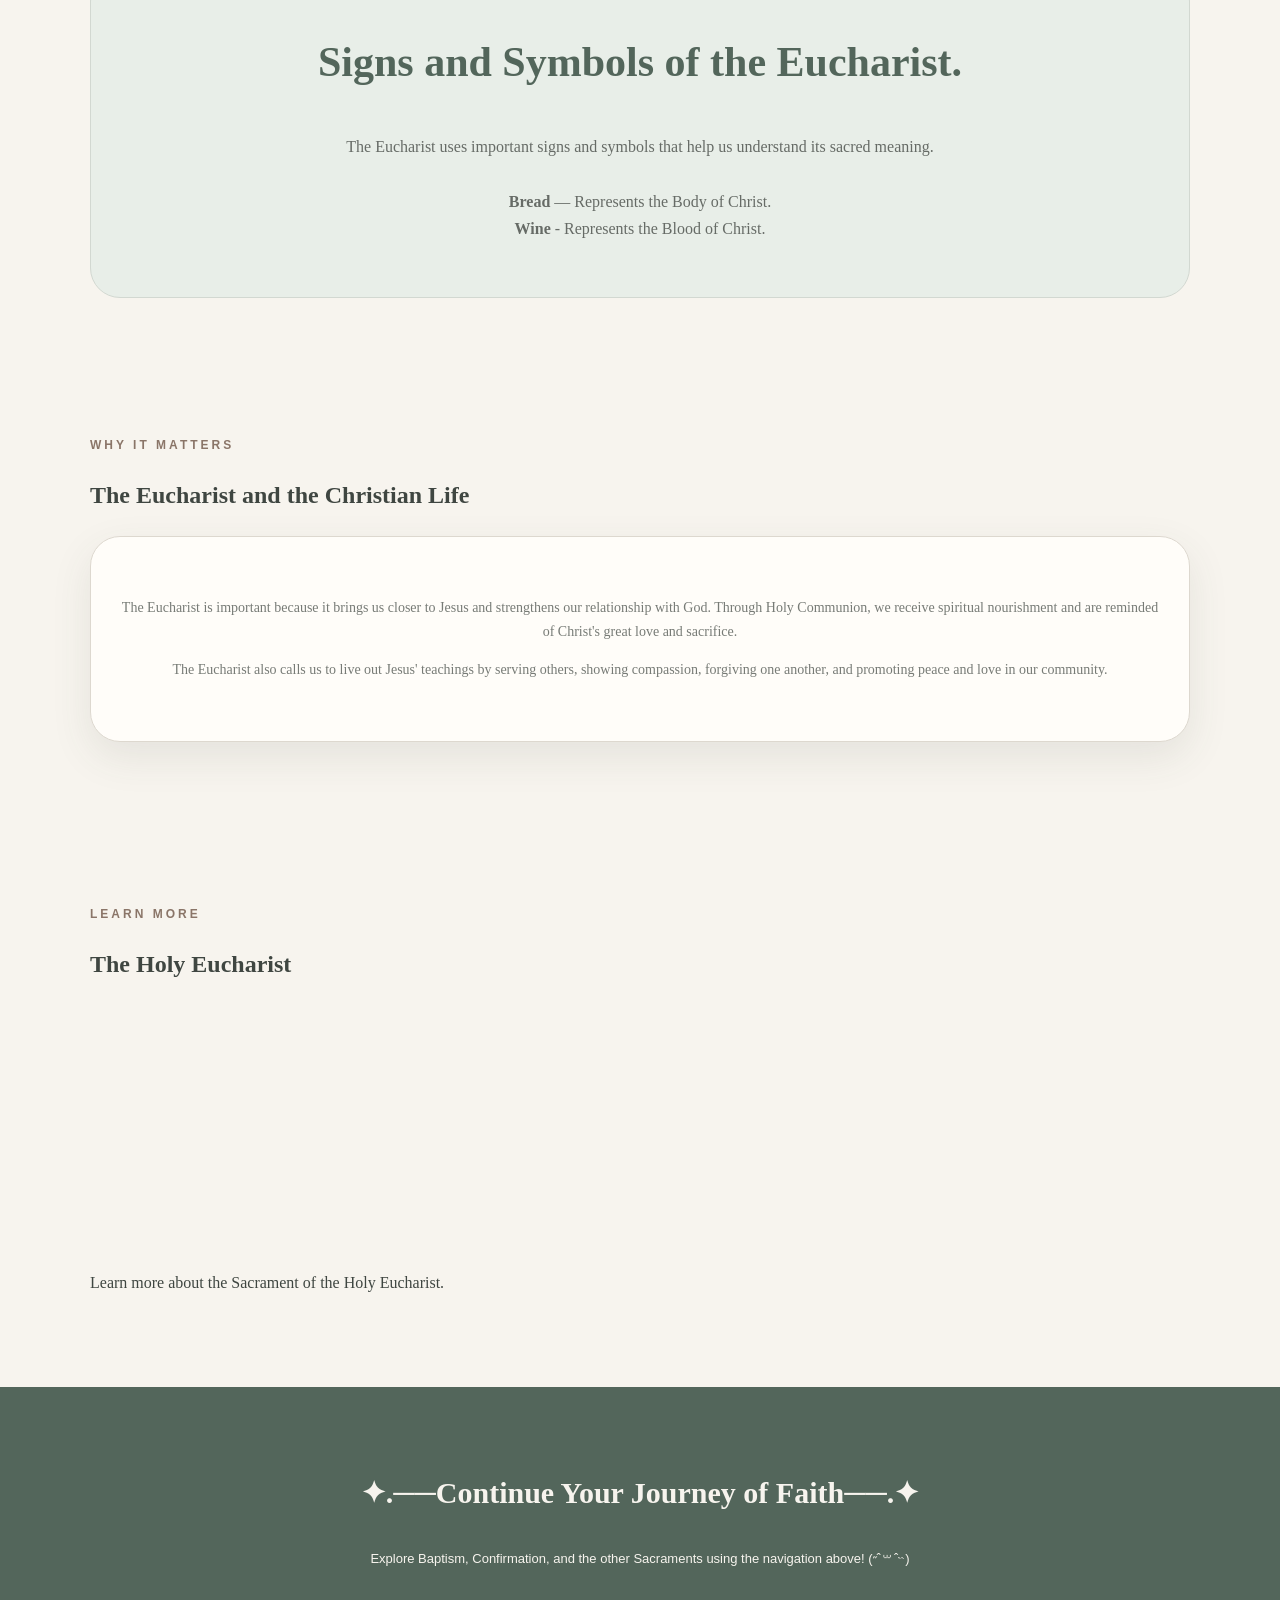
<file: eucharist.html>
<!DOCTYPE html>
<html lang="en">

<head>

    <meta charset="UTF-8">

    <meta name="viewport" content="width=device-width, initial-scale=1.0">

    <title>Eucharist | The Seven Sacraments</title>

    <link rel="stylesheet" href="styles.css">

</head>


<body>

<div id="musicPrompt">
    ♫⋆｡♪₊˚♬゚。Tap to enable background music
</div>

    <header>

        <h1>Eucharist</h1>

        <p>
            The Sacrament of Communion
        </p>

    </header>


    <nav>

        <a href="index.html">Home</a>

        <a href="jesus.html">Jesus</a>

        <a href="baptism.html">Baptism</a>

        <a href="confirmation.html">Confirmation</a>

        <a href="eucharist.html">Eucharist</a>

        <a href="reconciliation.html">Reconciliation</a>

        <a href="anointing.html">Anointing</a>

        <a href="orders.html">Holy Orders</a>

        <a href="matrimony.html">Matrimony</a>

    </nav>


    <main>


        <!-- INTRODUCTION -->

        <section class="hero">


            <div class="hero-text">

                <p class="small-title">
                    SACRAMENT OF INITIATION
                </p>


                <h2>
                    The Body<br>
                    and Blood of Christ
                </h2>


                <p>
                    It is also known as the Lord’s Supper or the Holy Communion, as it is the sacrament that Jesus introduced during his Last Supper. Additionally, it involves the bread and wine wherein it becomes the real or symbolic Body and Blood of Christ. It is consumed as a way of remembering the sacrifices Jesus endured.
                </p>

                <p>
                    The Eucharist reminds us of Jesus' sacrifice
                    and strengthens our relationship with Him.
                    It nourishes our faith and unites us as one
                    community in God's love.
                </p>


            </div>


            <div class="hero-card">


              <div class="icon">
                <img src="photo4.jpg" alt="Eucharist">
              </div>
              
                <p>
                    Christ is truly present in the Eucharist.
                </p>


            </div>


        </section>



        <!-- MEANING -->

        <section>


            <p class="small-title">
                UNDERSTANDING THE EUCHARIST
            </p>


            <h2>
                What happens in the Eucharist?
            </h2>


            <div class="sacrament-grid">


                <div class="sacrament-card">

                    <h3>
                        Strengthens
                    </h3>

                    <p>
                        The Eucharist serves as the foundational act of Christian worship. It continuously brings Christ’s sacrifice into the present which strengthens one’s faith and trust to God. By regularly recieving it, one can actively commit to their faith and connection to one another.

                    </p>

                </div>



                <div class="sacrament-card">


                    <h3>
                        Deepens 
                    </h3>

                    <p>
                        In the Holy Eucharist, one deepens the relationship with Jesus while providing the guidance to ignore temptations in their life. It cleans one from minor sins, inspires charity, and strengthens resilience to get past daily challenges. 
                    </p>

                </div>



                <div class="sacrament-card">


                    <h3>
                        Guides
                    </h3>

                    <p>
                        The Eucharist serves as the guide for one to follow Jesus’ teachings and implement it in their daily routine.  After recieving this sacrament, one can be called to serve others, show compassion, and promote peace in their community.

                    </p>

                </div>


            </div>


        </section>



        <!-- SYMBOLS -->

        <section class="about">


            <h2>
                Signs and Symbols of the Eucharist.
            </h2>


            <p>
                The Eucharist uses important signs and symbols
                that help us understand its sacred meaning.
            </p>


            <br>


            <p>
                <strong>Bread</strong> — Represents the Body of Christ.
            </p>


            <p>
                <strong>Wine</strong> - Represents the Blood of Christ.
            </p>

        </section>



        <!-- IMPORTANCE -->

        <section>


            <p class="small-title">
                WHY IT MATTERS
            </p>


            <h2>
                The Eucharist and the Christian Life
            </h2>


            <div class="hero-card">


                <p>
                    The Eucharist is important because it brings
                    us closer to Jesus and strengthens our
                    relationship with God. Through Holy Communion,
                    we receive spiritual nourishment and are
                    reminded of Christ's great love and sacrifice.
                </p>


                <p>
                    The Eucharist also calls us to live out
                    Jesus' teachings by serving others, showing
                    compassion, forgiving one another, and
                    promoting peace and love in our community.
                </p>


            </div>


        </section>



        <!-- VIDEO -->

        <section>


            <p class="small-title">
                LEARN MORE
            </p>


            <h2>
                The Holy Eucharist
            </h2>


            <div class="media" style="margin-top:18px">

                <iframe
                    width="100%"
                    height="240"
                    style="border:0;border-radius:15px"
                    src="https://www.youtube.com/embed/dhjhhAkgWfc?enablejsapi=1"
                    title="The Sacrament of the Holy Eucharist"
                    allow="accelerometer; autoplay; clipboard-write; encrypted-media; gyroscope; picture-in-picture; web-share"
                    allowfullscreen>
                </iframe>

                <p class="note">
                    Learn more about the Sacrament of the Holy Eucharist.
                </p>

            </div>


        </section>


    </main>



    <footer>


        <h3>
           ✦.──Continue Your Journey of Faith──.✦
        </h3>


        <p>
            Explore Baptism, Confirmation, and the other
            Sacraments using the navigation above! (˶ˆ꒳ˆ˵)
        </p>

    </footer>



<!-- BACKGROUND MUSIC -->

<audio id="backgroundMusic" loop preload="auto">
    <source src="Awit ng Paghahangad Instrumental.mp3" type="audio/mpeg">
</audio>

<script src="https://www.youtube.com/iframe_api"></script>

<script>

const music = document.getElementById("backgroundMusic");
const prompt = document.getElementById("musicPrompt");

let youtubePlaying = false;


// ==============================
// RESTORE MUSIC POSITION
// ==============================

const savedTime = localStorage.getItem("musicTime");

music.addEventListener("loadedmetadata", () => {

    if (savedTime) {
        music.currentTime = Number(savedTime);
    }

});


// ==============================
// START MUSIC
// ==============================

function startMusic() {

    if (youtubePlaying) return;

    music.play().then(() => {

        if (prompt) {
            prompt.style.display = "none";
        }

    }).catch(() => {});

}


// Start only when clicking the actual webpage
document.addEventListener("click", function(event) {

    if (event.target.closest("iframe")) {
        return;
    }

    startMusic();

});


// ==============================
// SAVE MUSIC POSITION
// ==============================

setInterval(() => {

    if (!music.paused) {
        localStorage.setItem("musicTime", music.currentTime);
    }

}, 500);


// ==============================
// YOUTUBE CONTROL
// ==============================

function onYouTubeIframeAPIReady() {

    document.querySelectorAll("iframe[src*='youtube.com/embed/']").forEach((iframe) => {

        new YT.Player(iframe, {

            events: {

                onStateChange: function(event) {

                    // ▶️ YOUTUBE PLAYING
                    if (event.data === YT.PlayerState.PLAYING) {

                        youtubePlaying = true;

                        music.pause();

                    }


                    // ⏸️ YOUTUBE PAUSED
                    else if (event.data === YT.PlayerState.PAUSED) {

                        youtubePlaying = false;

                        startMusic();

                    }


                    // ⏹️ YOUTUBE ENDED
                    else if (event.data === YT.PlayerState.ENDED) {

                        youtubePlaying = false;

                        startMusic();

                    }

                }

            }

        });

    });

}


// ==============================
// SAVE BEFORE LEAVING PAGE
// ==============================

window.addEventListener("pagehide", () => {

    localStorage.setItem(
        "musicTime",
        music.currentTime
    );

    music.pause();

});


// ==============================
// PAUSE WHEN PAGE IS HIDDEN
// ==============================

document.addEventListener("visibilitychange", () => {

    if (document.hidden) {
        music.pause();
    }

});

</script>

</body>

</html>
</file>
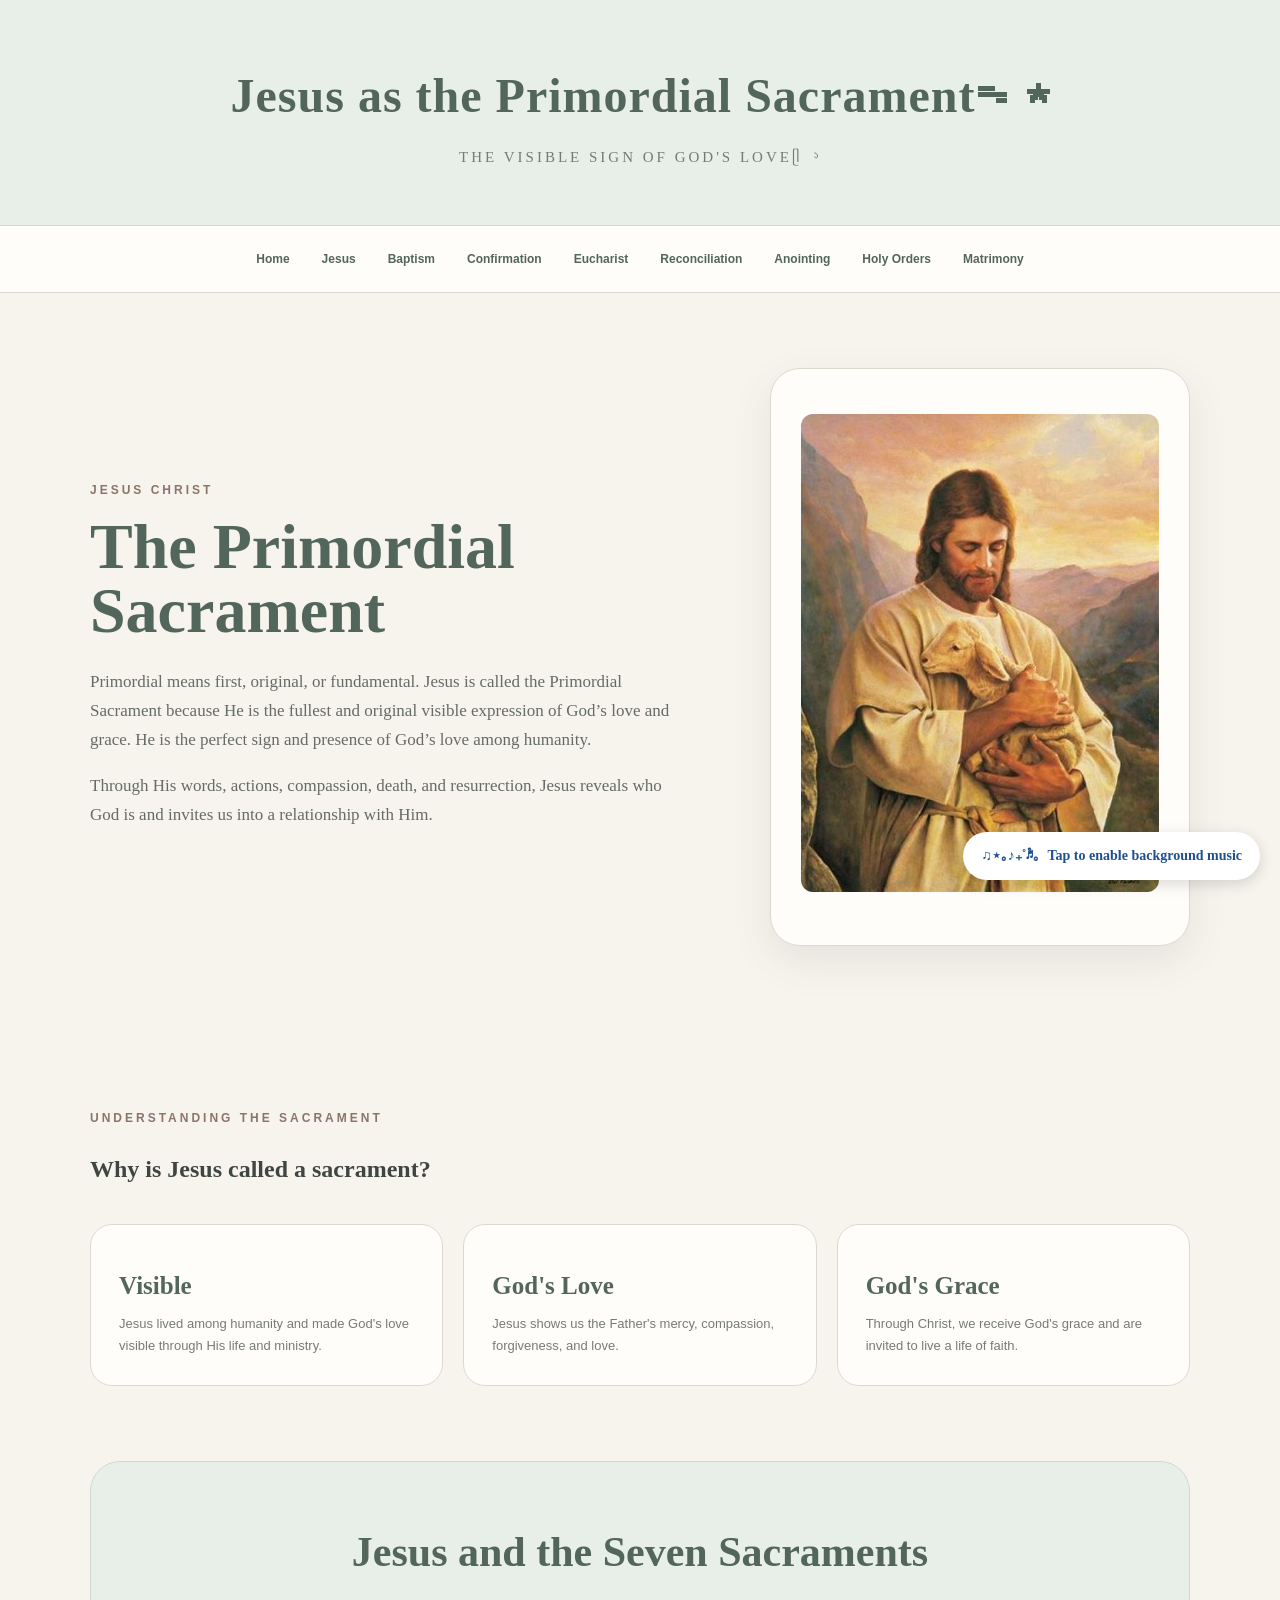
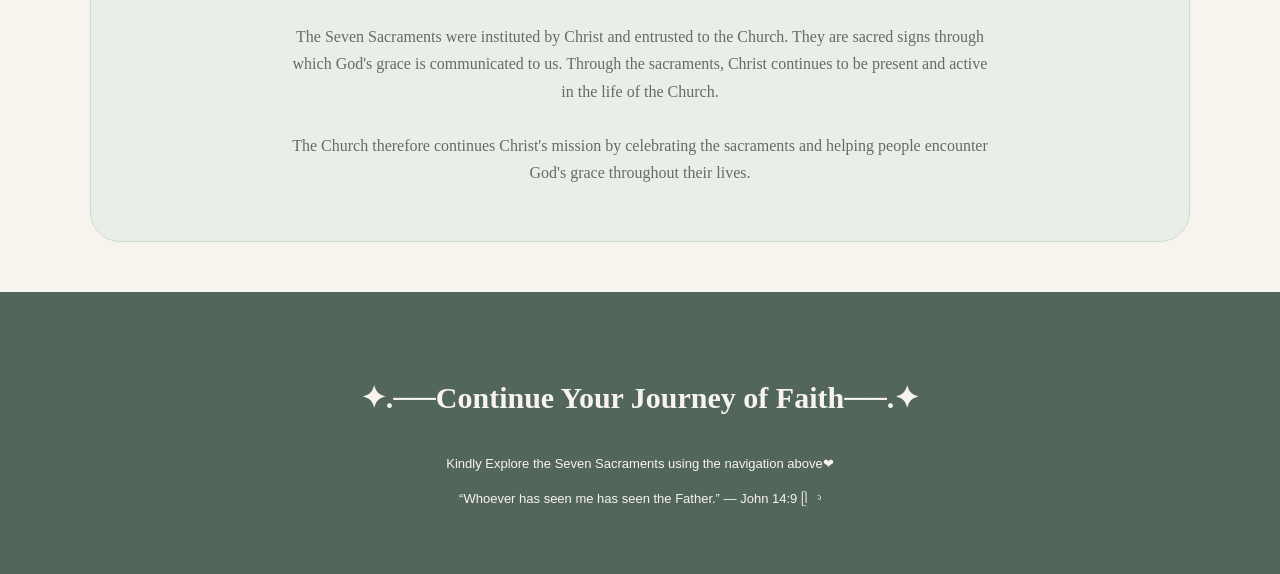
<file: jesus.html>
<!DOCTYPE html>
<html lang="en">

<head>
    <meta charset="UTF-8">
    <meta name="viewport" content="width=device-width, initial-scale=1.0">

    <title>Jesus as the Primordial Sacrament</title>

    <link rel="stylesheet" href="styles.css">
</head>

<body>
<div id="musicPrompt">
    ♫⋆｡♪₊˚♬゚。Tap to enable background music
</div>
    <header>

        <h1>Jesus as the Primordial Sacramentᯓ★</h1>

        <p>
            The Visible Sign of God's Loveᥫ᭡
        </p>

    </header>


    <nav>

        <a href="index.html">Home</a>

        <a href="jesus.html">Jesus</a>

        <a href="baptism.html">Baptism</a>

        <a href="confirmation.html">Confirmation</a>

        <a href="eucharist.html">Eucharist</a>

        <a href="reconciliation.html">Reconciliation</a>

        <a href="anointing.html">Anointing</a>

        <a href="orders.html">Holy Orders</a>

        <a href="matrimony.html">Matrimony</a>

    </nav>


    <main>


        <section class="hero">

            <div class="hero-text">

                <p class="small-title">
                    JESUS CHRIST
                </p>

                <h2>
                    The Primordial<br>
                    Sacrament
                </h2>

                <p>
                    Primordial means first, original, or fundamental. Jesus is called the Primordial Sacrament because He is the fullest and original 
visible expression of God’s love and grace. He is the perfect sign and presence of God’s love among humanity. 
                </p>

                <p>
                    Through His words, actions, compassion, death,
                    and resurrection, Jesus reveals who God is and
                    invites us into a relationship with Him.
                </p>

            </div>


            <div class="hero-card">

<div class="icon">
  <img src="photo1.jpg" alt="photo 1">
</div>

              
        </section>


        <section>

            <p class="small-title">
                UNDERSTANDING THE SACRAMENT
            </p>

            <h2>
                Why is Jesus called a sacrament?
            </h2>


            <div class="sacrament-grid">


                <div class="sacrament-card">


                    <h3>
                        Visible
                    </h3>

                    <p>
                        Jesus lived among humanity and made God's
                        love visible through His life and ministry.
                    </p>

                </div>


                <div class="sacrament-card">


                    <h3>
                        God's Love
                    </h3>

                    <p>
                        Jesus shows us the Father's mercy,
                        compassion, forgiveness, and love.
                    </p>

                </div>


                <div class="sacrament-card">

                    <h3>
                        God's Grace
                    </h3>

                    <p>
                        Through Christ, we receive God's grace
                        and are invited to live a life of faith.
                    </p>

                </div>


            </div>

        </section>


        <section class="about">

            <h2>
                Jesus and the Seven Sacraments
            </h2>

            <p>
                The Seven Sacraments were instituted by Christ
                and entrusted to the Church. They are sacred signs
                through which God's grace is communicated to us.
                Through the sacraments, Christ continues to be
                present and active in the life of the Church.
            </p>

            <br>

            <p>
                The Church therefore continues Christ's mission
                by celebrating the sacraments and helping people
                encounter God's grace throughout their lives.
            </p>

        </section>


    </main>


    <footer>

        <h3>
            ✦.──Continue Your Journey of Faith──.✦
        </h3>

        <p>
            Kindly Explore the Seven Sacraments using the navigation above❤︎‬
        </p>

        <p>
            “Whoever has seen me has seen the Father.” — John 14:9 ᥫ᭡
        </p>

    </footer>
<!-- BACKGROUND MUSIC -->

<audio id="backgroundMusic" loop preload="auto">
    <source src="Awit ng Paghahangad Instrumental.mp3" type="audio/mpeg">
</audio>

<script src="https://www.youtube.com/iframe_api"></script>

<script>

const music = document.getElementById("backgroundMusic");
const prompt = document.getElementById("musicPrompt");

let youtubePlaying = false;


// ==============================
// RESTORE MUSIC POSITION
// ==============================

const savedTime = localStorage.getItem("musicTime");

music.addEventListener("loadedmetadata", () => {

    if (savedTime) {
        music.currentTime = Number(savedTime);
    }

});


// ==============================
// START MUSIC
// ==============================

function startMusic() {

    if (youtubePlaying) return;

    music.play().then(() => {

        if (prompt) {
            prompt.style.display = "none";
        }

    }).catch(() => {});

}


// Start only when clicking the actual webpage
document.addEventListener("click", function(event) {

    if (event.target.closest("iframe")) {
        return;
    }

    startMusic();

});


// ==============================
// SAVE MUSIC POSITION
// ==============================

setInterval(() => {

    if (!music.paused) {
        localStorage.setItem("musicTime", music.currentTime);
    }

}, 500);


// ==============================
// YOUTUBE CONTROL
// ==============================

function onYouTubeIframeAPIReady() {

    document.querySelectorAll("iframe[src*='youtube.com/embed/']").forEach((iframe) => {

        new YT.Player(iframe, {

            events: {

                onStateChange: function(event) {

                    // ▶️ YOUTUBE PLAYING
                    if (event.data === YT.PlayerState.PLAYING) {

                        youtubePlaying = true;

                        music.pause();

                    }


                    // ⏸️ YOUTUBE PAUSED
                    else if (event.data === YT.PlayerState.PAUSED) {

                        youtubePlaying = false;

                        startMusic();

                    }


                    // ⏹️ YOUTUBE ENDED
                    else if (event.data === YT.PlayerState.ENDED) {

                        youtubePlaying = false;

                        startMusic();

                    }

                }

            }

        });

    });

}


// ==============================
// SAVE BEFORE LEAVING PAGE
// ==============================

window.addEventListener("pagehide", () => {

    localStorage.setItem(
        "musicTime",
        music.currentTime
    );

    music.pause();

});


// ==============================
// PAUSE WHEN PAGE IS HIDDEN
// ==============================

document.addEventListener("visibilitychange", () => {

    if (document.hidden) {
        music.pause();
    }

});

</script>
</body>

</html>
</file>
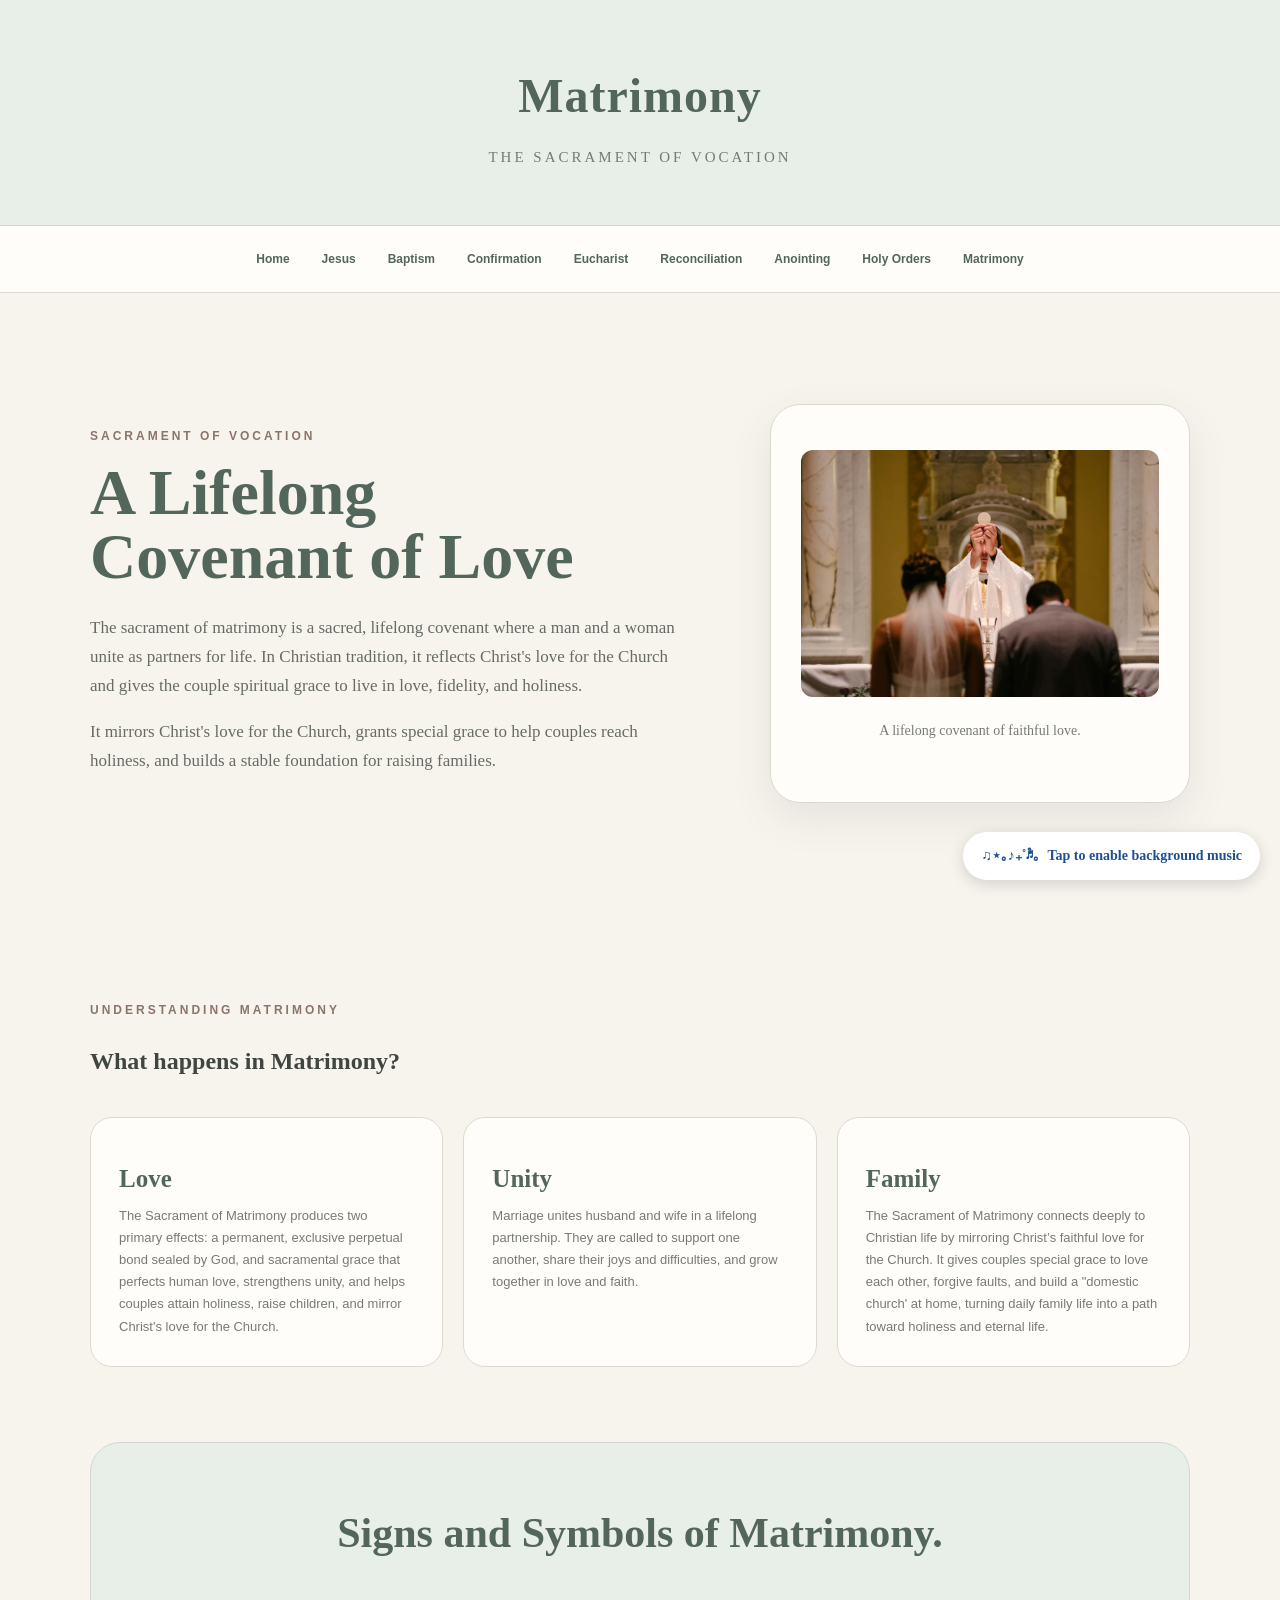
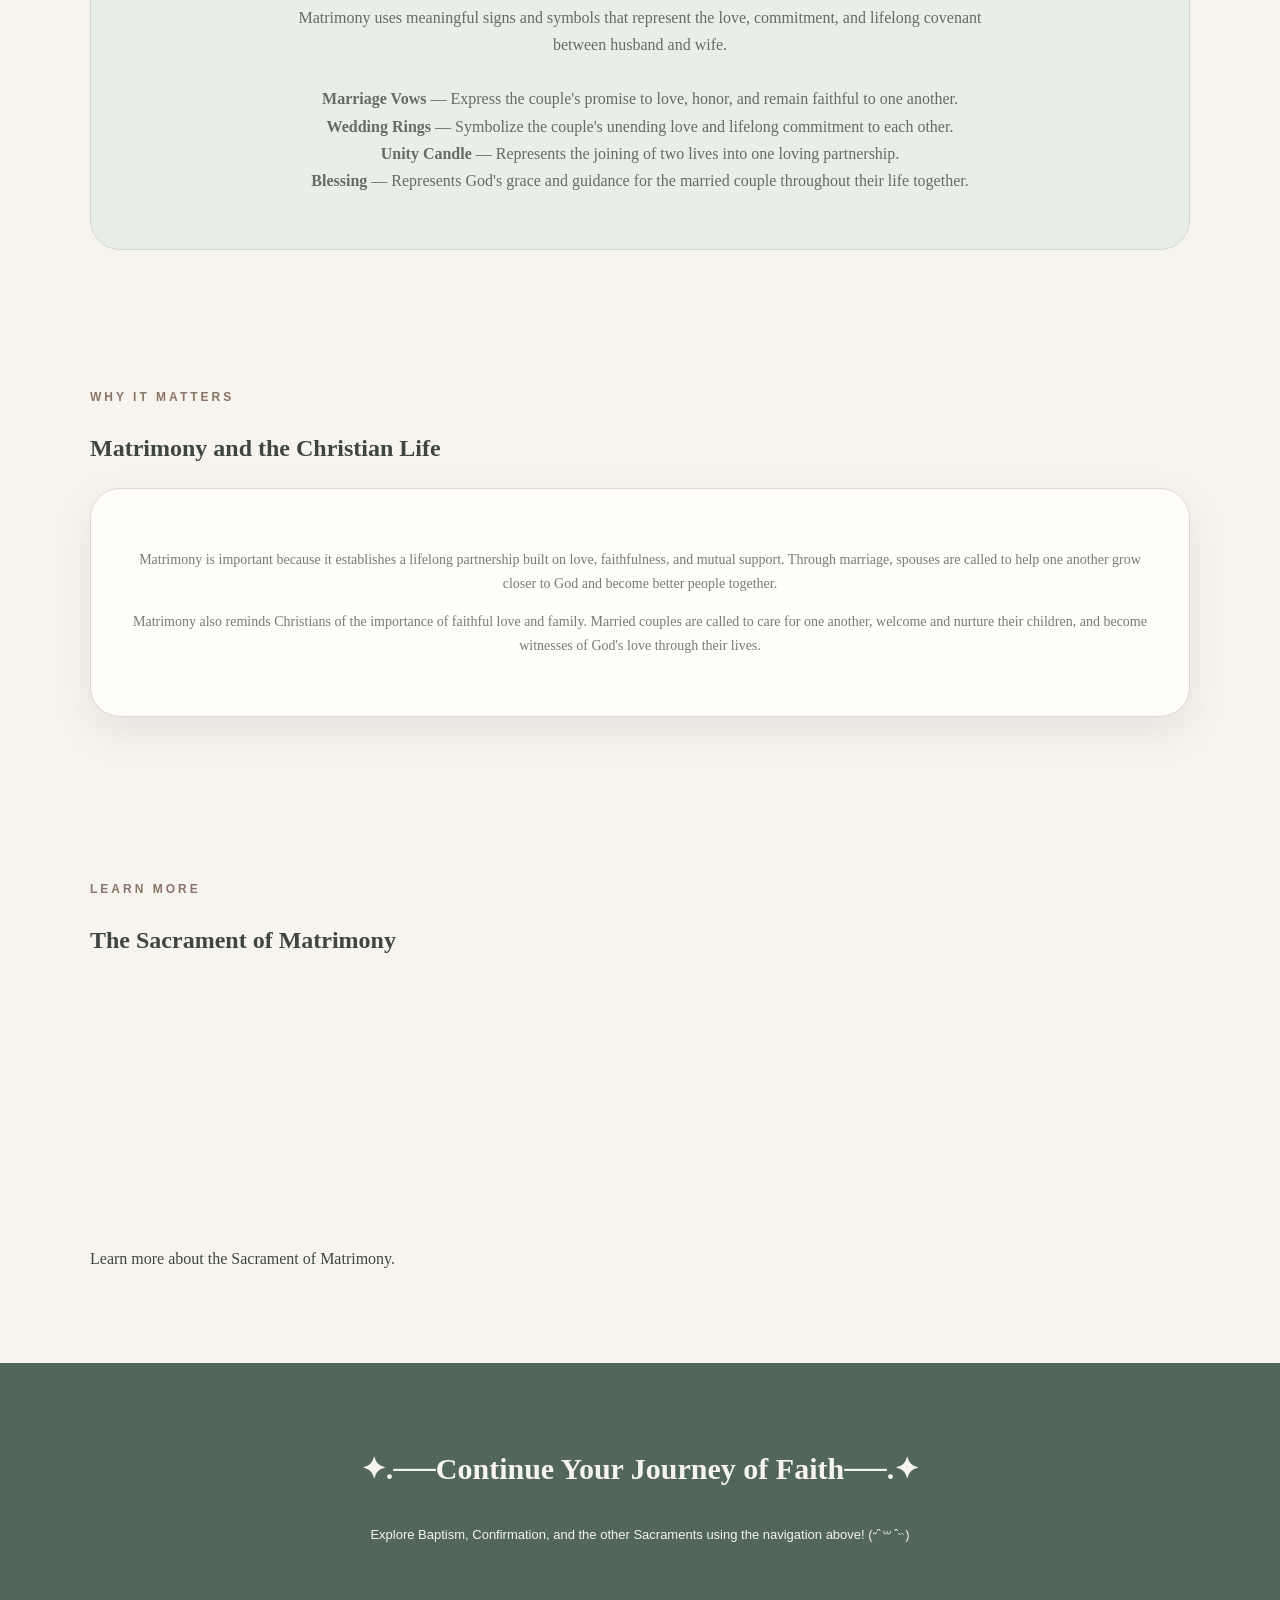
<file: matrimony.html>
<!DOCTYPE html>
<html lang="en">

<head>

    <meta charset="UTF-8">

    <meta name="viewport" content="width=device-width, initial-scale=1.0">

    <title>Matrimony | The Seven Sacraments</title>

    <link rel="stylesheet" href="styles.css">

</head>


<body>

<div id="musicPrompt">
    ♫⋆｡♪₊˚♬゚。Tap to enable background music
</div>

    <header>

        <h1>Matrimony</h1>

        <p>
            The Sacrament of Vocation
        </p>

    </header>


    <nav>

        <a href="index.html">Home</a>

        <a href="jesus.html">Jesus</a>

        <a href="baptism.html">Baptism</a>

        <a href="confirmation.html">Confirmation</a>

        <a href="eucharist.html">Eucharist</a>

        <a href="reconciliation.html">Reconciliation</a>

        <a href="anointing.html">Anointing</a>

        <a href="orders.html">Holy Orders</a>

        <a href="matrimony.html">Matrimony</a>

    </nav>


    <main>


        <!-- INTRODUCTION -->

        <section class="hero">


            <div class="hero-text">

                <p class="small-title">
                    SACRAMENT OF VOCATION
                </p>


                <h2>
                    A Lifelong<br>
                    Covenant of Love
                </h2>


                <p>
                    The sacrament of matrimony is a sacred, lifelong covenant where a man and a woman unite as partners for life. In Christian tradition, it reflects Christ's love for the Church and gives the couple spiritual grace to live in love, fidelity, and holiness.
                </p>

                <p>
                    It mirrors Christ's love for the Church, grants special grace to help couples reach holiness, and builds a stable foundation for raising families.
                </p>


            </div>


            <div class="hero-card">


              <div class="icon">
                <img src="photo9.jpg" alt="Matrimony">
              </div>
              
                <p>
                    A lifelong covenant of faithful love.
                </p>


            </div>


        </section>



        <!-- MEANING -->

        <section>


            <p class="small-title">
                UNDERSTANDING MATRIMONY
            </p>


            <h2>
                What happens in Matrimony?
            </h2>


            <div class="sacrament-grid">


                <div class="sacrament-card">

                    <h3>
                        Love
                    </h3>

                    <p>
                        The Sacrament of Matrimony produces two primary effects: a permanent, exclusive perpetual bond sealed by God, and sacramental grace that perfects human love, strengthens unity, and helps couples attain holiness, raise children, and mirror Christ's love for the Church.
                    </p>

                </div>



                <div class="sacrament-card">


                    <h3>
                        Unity
                    </h3>

                    <p>
                        Marriage unites husband and wife in a
                        lifelong partnership. They are called to
                        support one another, share their joys
                        and difficulties, and grow together in
                        love and faith.
                    </p>

                </div>



                <div class="sacrament-card">


                    <h3>
                        Family
                    </h3>

                    <p>
                        The Sacrament of Matrimony connects deeply to Christian life by mirroring Christ’s faithful love for the Church. It gives couples special grace to love each other, forgive faults, and build a "domestic church' at home, turning daily family life into a path toward holiness and eternal life.
                    </p>

                </div>


            </div>


        </section>



        <!-- SYMBOLS -->

        <section class="about">


            <h2>
                Signs and Symbols of Matrimony.
            </h2>


            <p>
                Matrimony uses meaningful signs and symbols
                that represent the love, commitment, and
                lifelong covenant between husband and wife.
            </p>


            <br>


            <p>
                <strong>Marriage Vows</strong> — Express the
                couple's promise to love, honor, and remain
                faithful to one another.
            </p>


            <p>
                <strong>Wedding Rings</strong> — Symbolize
                the couple's unending love and lifelong
                commitment to each other.
            </p>


            <p>
                <strong>Unity Candle</strong> — Represents
                the joining of two lives into one loving
                partnership.
            </p>


            <p>
                <strong>Blessing</strong> — Represents God's
                grace and guidance for the married couple
                throughout their life together.
            </p>


        </section>



        <!-- IMPORTANCE -->

        <section>


            <p class="small-title">
                WHY IT MATTERS
            </p>


            <h2>
                Matrimony and the Christian Life
            </h2>


            <div class="hero-card">


                <p>
                    Matrimony is important because it establishes
                    a lifelong partnership built on love,
                    faithfulness, and mutual support. Through
                    marriage, spouses are called to help one
                    another grow closer to God and become
                    better people together.
                </p>


                <p>
                    Matrimony also reminds Christians of the
                    importance of faithful love and family.
                    Married couples are called to care for one
                    another, welcome and nurture their children,
                    and become witnesses of God's love through
                    their lives.
                </p>


            </div>


        </section>



        <!-- VIDEO -->

        <section>


            <p class="small-title">
                LEARN MORE
            </p>


            <h2>
                The Sacrament of Matrimony
            </h2>


            <div class="media" style="margin-top:18px">

                <iframe
                    width="100%"
                    height="240"
                    style="border:0;border-radius:15px"
                    src="https://www.youtube.com/embed/JpdpApbGWlI?enablejsapi=1"
                    title="The Sacrament of Matrimony"
                    allow="autoplay; encrypted-media"
                    allowfullscreen>
                </iframe>

                <p class="note">
                    Learn more about the Sacrament of Matrimony.
                </p>

            </div>


        </section>


    </main>



    <footer>


        <h3>
           ✦.──Continue Your Journey of Faith──.✦
        </h3>


        <p>
            Explore Baptism, Confirmation, and the other
            Sacraments using the navigation above! (˶ˆ꒳ˆ˵)
        </p>

    </footer>



<!-- BACKGROUND MUSIC -->

<audio id="backgroundMusic" loop preload="auto">
    <source src="Awit ng Paghahangad Instrumental.mp3" type="audio/mpeg">
</audio>

<script src="https://www.youtube.com/iframe_api"></script>

<script>

const music = document.getElementById("backgroundMusic");
const prompt = document.getElementById("musicPrompt");

let youtubePlaying = false;


// ==============================
// RESTORE MUSIC POSITION
// ==============================

const savedTime = localStorage.getItem("musicTime");

music.addEventListener("loadedmetadata", () => {

    if (savedTime) {
        music.currentTime = Number(savedTime);
    }

});


// ==============================
// START MUSIC
// ==============================

function startMusic() {

    if (youtubePlaying) return;

    music.play().then(() => {

        if (prompt) {
            prompt.style.display = "none";
        }

    }).catch(() => {});

}


// Start only when clicking the actual webpage
document.addEventListener("click", function(event) {

    if (event.target.closest("iframe")) {
        return;
    }

    startMusic();

});


// ==============================
// SAVE MUSIC POSITION
// ==============================

setInterval(() => {

    if (!music.paused) {
        localStorage.setItem("musicTime", music.currentTime);
    }

}, 500);


// ==============================
// YOUTUBE CONTROL
// ==============================

function onYouTubeIframeAPIReady() {

    document.querySelectorAll("iframe[src*='youtube.com/embed/']").forEach((iframe) => {

        new YT.Player(iframe, {

            events: {

                onStateChange: function(event) {

                    // ▶️ YOUTUBE PLAYING
                    if (event.data === YT.PlayerState.PLAYING) {

                        youtubePlaying = true;

                        music.pause();

                    }


                    // ⏸️ YOUTUBE PAUSED
                    else if (event.data === YT.PlayerState.PAUSED) {

                        youtubePlaying = false;

                        startMusic();

                    }


                    // ⏹️ YOUTUBE ENDED
                    else if (event.data === YT.PlayerState.ENDED) {

                        youtubePlaying = false;

                        startMusic();

                    }

                }

            }

        });

    });

}


// ==============================
// SAVE BEFORE LEAVING PAGE
// ==============================

window.addEventListener("pagehide", () => {

    localStorage.setItem(
        "musicTime",
        music.currentTime
    );

    music.pause();

});


// ==============================
// PAUSE WHEN PAGE IS HIDDEN
// ==============================

document.addEventListener("visibilitychange", () => {

    if (document.hidden) {
        music.pause();
    }

});

</script>

</body>

</html>
</file>
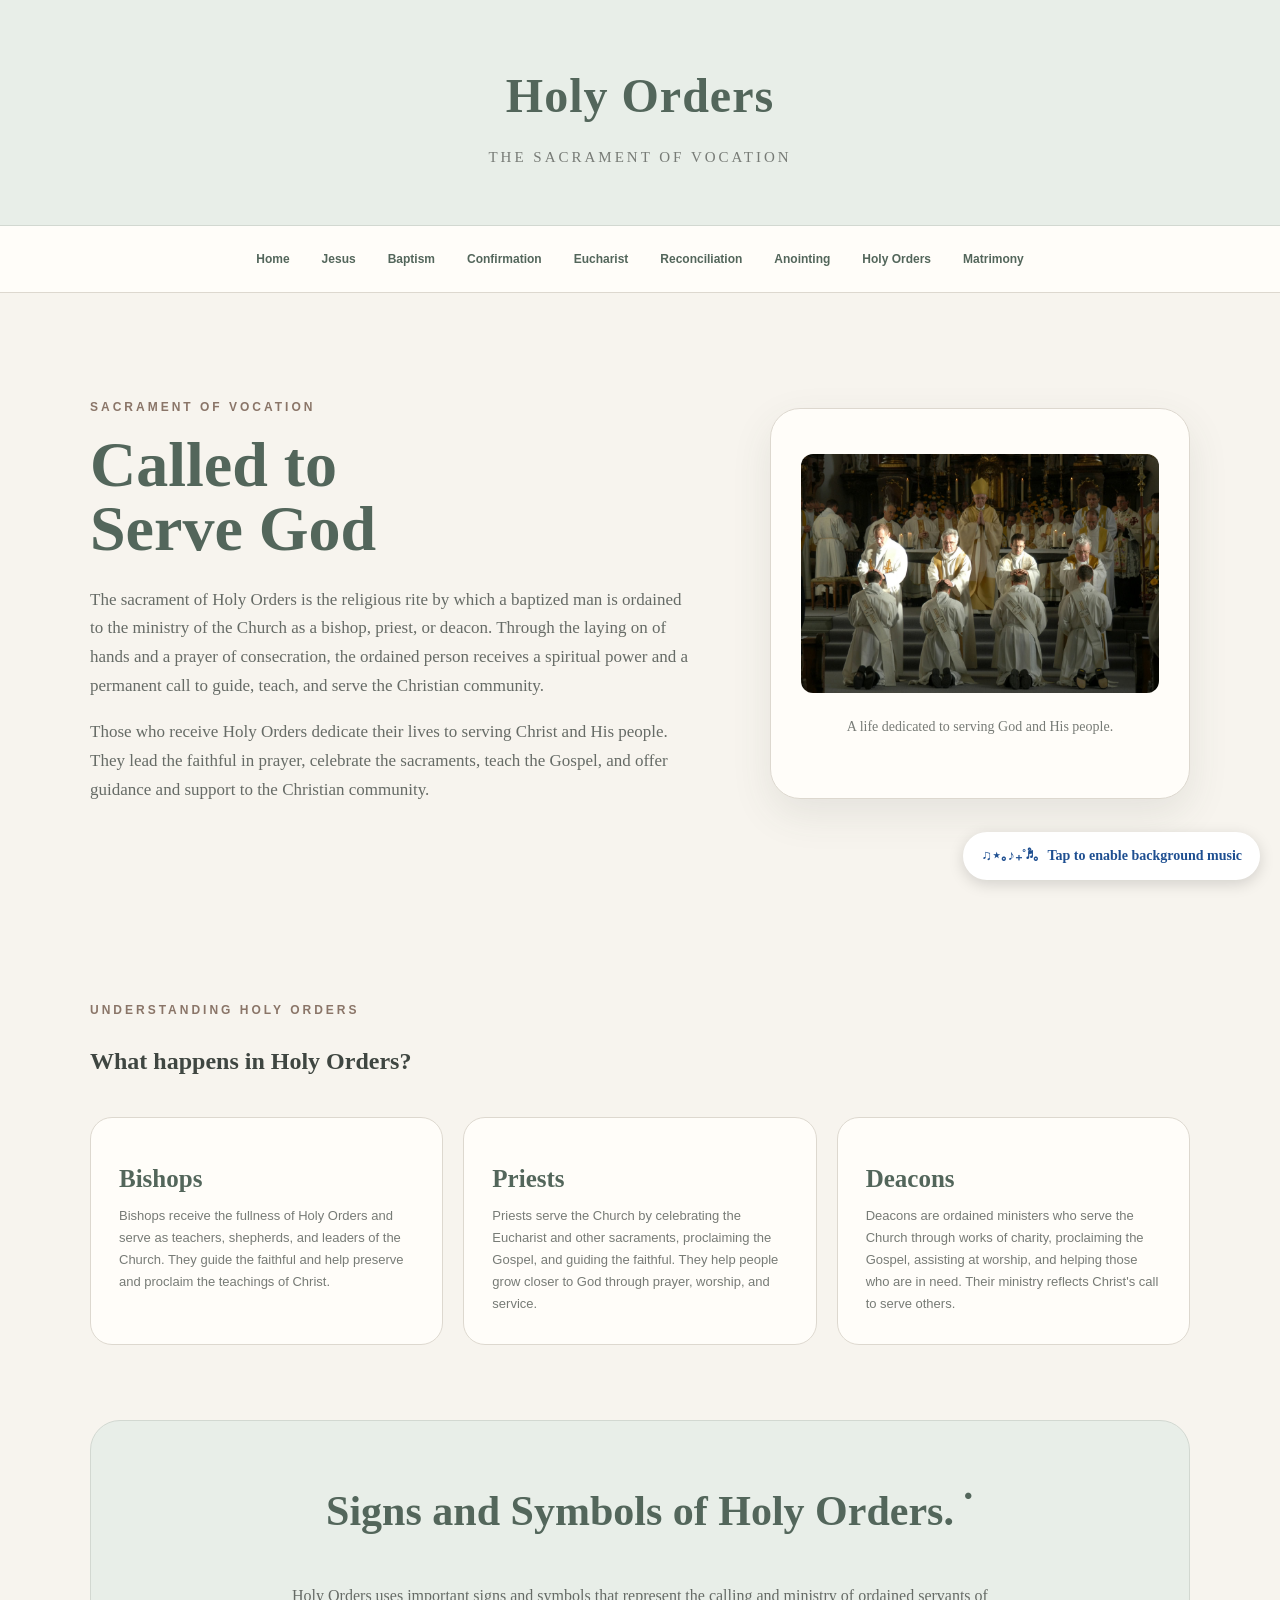
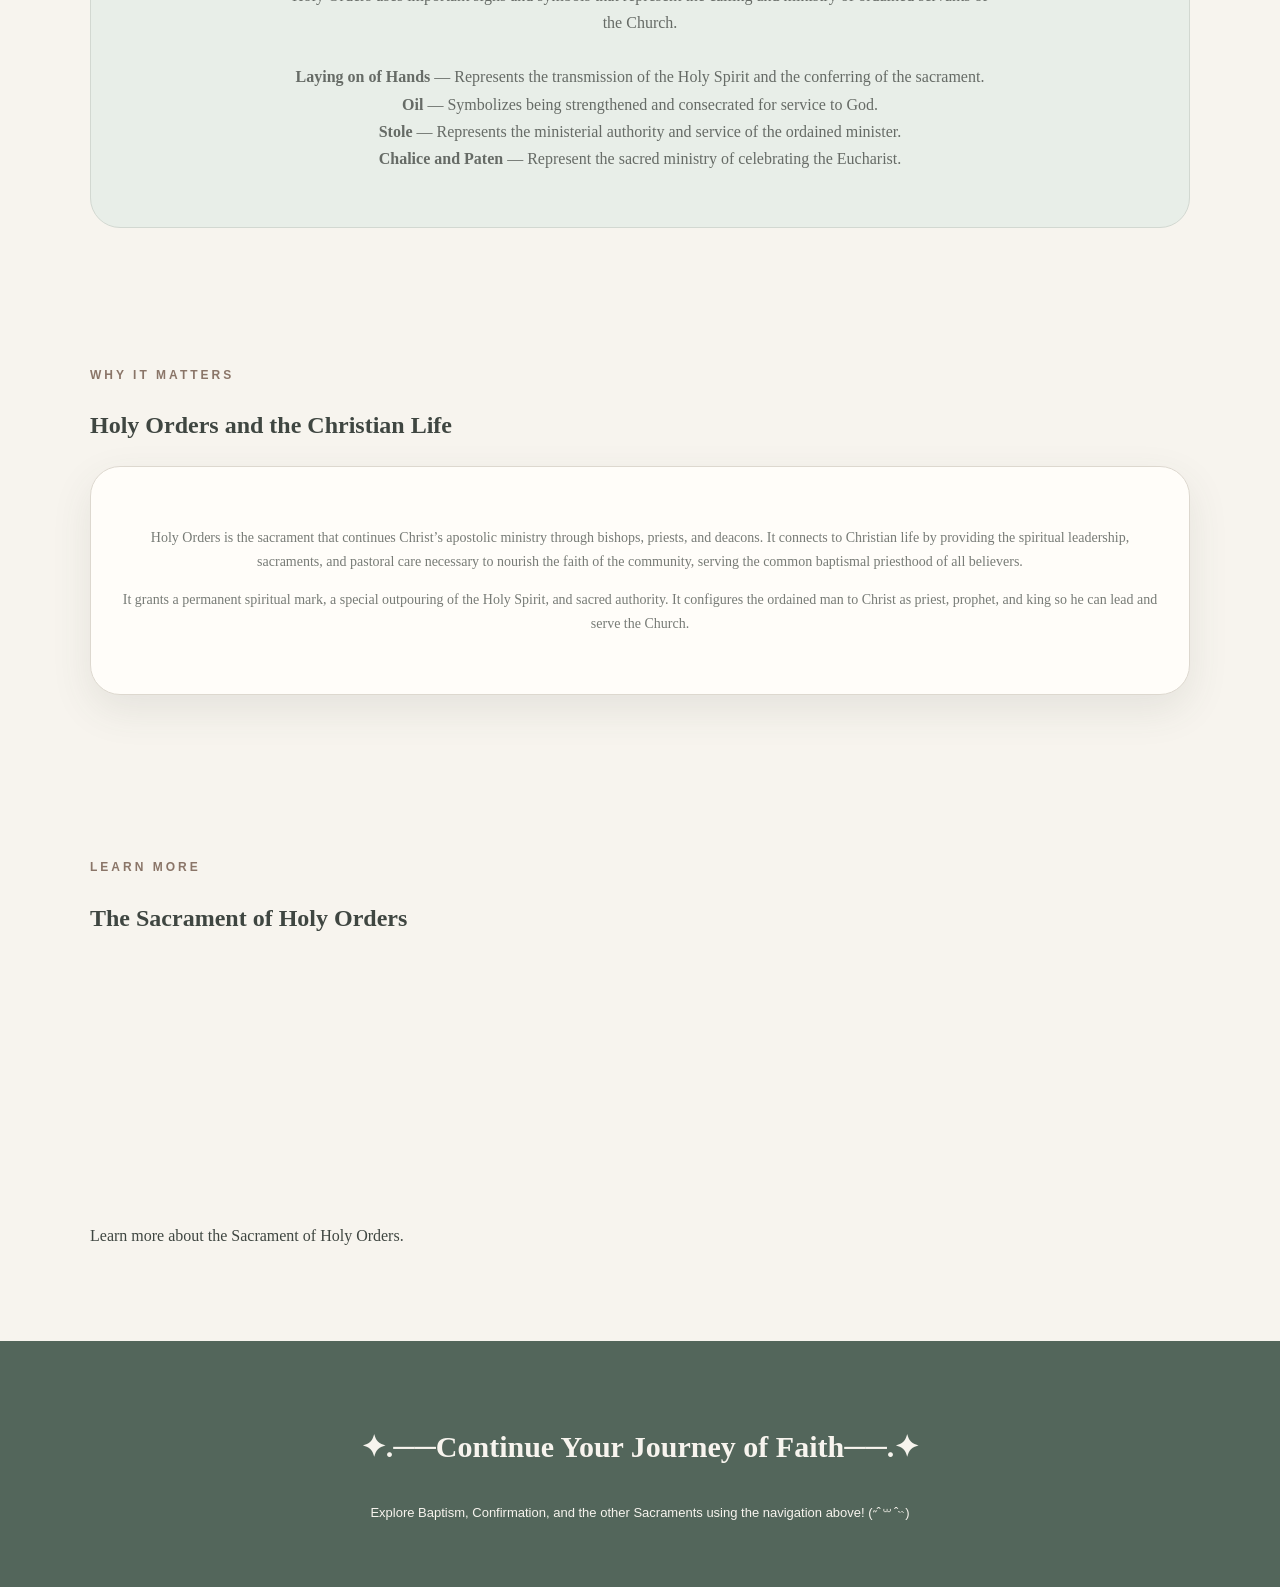
<file: orders.html>
<!DOCTYPE html>
<html lang="en">

<head>

    <meta charset="UTF-8">

    <meta name="viewport" content="width=device-width, initial-scale=1.0">

    <title>Holy Orders | The Seven Sacraments</title>

    <link rel="stylesheet" href="styles.css">

</head>


<body>

<div id="musicPrompt">
    ♫⋆｡♪₊˚♬゚。Tap to enable background music
</div>

    <header>

        <h1>Holy Orders</h1>

        <p>
            The Sacrament of Vocation
        </p>

    </header>


    <nav>

        <a href="index.html">Home</a>

        <a href="jesus.html">Jesus</a>

        <a href="baptism.html">Baptism</a>

        <a href="confirmation.html">Confirmation</a>

        <a href="eucharist.html">Eucharist</a>

        <a href="reconciliation.html">Reconciliation</a>

        <a href="anointing.html">Anointing</a>

        <a href="orders.html">Holy Orders</a>

        <a href="matrimony.html">Matrimony</a>

    </nav>


    <main>


        <!-- INTRODUCTION -->

        <section class="hero">


            <div class="hero-text">

                <p class="small-title">
                    SACRAMENT OF VOCATION
                </p>


                <h2>
                    Called to<br>
                    Serve God
                </h2>


                <p>
                    The sacrament of Holy Orders is the religious rite by which a baptized man is ordained to the ministry of the Church as a bishop, priest, or deacon. Through the laying on of hands and a prayer of consecration, the ordained person receives a spiritual power and a permanent call to guide, teach, and serve the Christian community.
                </p>

                <p>
                    Those who receive Holy Orders dedicate their
                    lives to serving Christ and His people.
                    They lead the faithful in prayer, celebrate
                    the sacraments, teach the Gospel, and offer
                    guidance and support to the Christian community.
                </p>


            </div>


            <div class="hero-card">


              <div class="icon">
                <img src="photo8.jpg" alt="Holy Orders">
              </div>
              
                <p>
                    A life dedicated to serving God and His people.
                </p>


            </div>


        </section>



        <!-- MEANING -->

        <section>


            <p class="small-title">
                UNDERSTANDING HOLY ORDERS
            </p>


            <h2>
                What happens in Holy Orders?
            </h2>


            <div class="sacrament-grid">


                <div class="sacrament-card">

                    <h3>
                        Bishops
                    </h3>

                    <p>
                        Bishops receive the fullness of Holy Orders
                        and serve as teachers, shepherds, and
                        leaders of the Church. They guide the
                        faithful and help preserve and proclaim
                        the teachings of Christ.
                    </p>

                </div>



                <div class="sacrament-card">


                    <h3>
                        Priests
                    </h3>

                    <p>
                        Priests serve the Church by celebrating
                        the Eucharist and other sacraments,
                        proclaiming the Gospel, and guiding the
                        faithful. They help people grow closer
                        to God through prayer, worship, and service.
                    </p>

                </div>



                <div class="sacrament-card">


                    <h3>
                        Deacons
                    </h3>

                    <p>
                        Deacons are ordained ministers who serve
                        the Church through works of charity,
                        proclaiming the Gospel, assisting at
                        worship, and helping those who are in need.
                        Their ministry reflects Christ's call to
                        serve others.
                    </p>

                </div>


            </div>


        </section>



        <!-- SYMBOLS -->

        <section class="about">


            <h2>
                Signs and Symbols of Holy Orders.݁
            </h2>


            <p>
                Holy Orders uses important signs and symbols
                that represent the calling and ministry of
                ordained servants of the Church.
            </p>


            <br>


            <p>
                <strong>Laying on of Hands</strong> — Represents
                the transmission of the Holy Spirit and the
                conferring of the sacrament.
            </p>


            <p>
                <strong>Oil</strong> — Symbolizes being
                strengthened and consecrated for service to God.
            </p>


            <p>
                <strong>Stole</strong> — Represents the
                ministerial authority and service of the ordained
                minister.
            </p>


            <p>
                <strong>Chalice and Paten</strong> — Represent
                the sacred ministry of celebrating the Eucharist.
            </p>


        </section>



        <!-- IMPORTANCE -->

        <section>


            <p class="small-title">
                WHY IT MATTERS
            </p>


            <h2>
                Holy Orders and the Christian Life
            </h2>


            <div class="hero-card">


                <p>
                    Holy Orders is the sacrament that continues Christ’s apostolic ministry through bishops, priests, and deacons. It connects to Christian life by providing the spiritual leadership, sacraments, and pastoral care necessary to nourish the faith of the community, serving the common baptismal priesthood of all believers.
                </p>


                <p>
                    It grants a permanent spiritual mark, a special outpouring of the Holy Spirit, and sacred authority. It configures the ordained man to Christ as priest, prophet, and king so he can lead and serve the Church.
                </p>


            </div>


        </section>



        <!-- VIDEO -->

        <section>


            <p class="small-title">
                LEARN MORE
            </p>


            <h2>
                The Sacrament of Holy Orders
            </h2>


            <div class="media" style="margin-top:18px">

                <iframe
                    width="100%"
                    height="240"
                    style="border:0;border-radius:15px"
                    src="https://www.youtube.com/embed/mCiy5ajOV6Q?enablejsapi=1"
                    title="The Sacrament of Holy Orders"
                    allow="autoplay; encrypted-media"
                    allowfullscreen>
                </iframe>

                <p class="note">
                    Learn more about the Sacrament of Holy Orders.
                </p>

            </div>


        </section>


    </main>



    <footer>


        <h3>
           ✦.──Continue Your Journey of Faith──.✦
        </h3>


        <p>
            Explore Baptism, Confirmation, and the other
            Sacraments using the navigation above! (˶ˆ꒳ˆ˵)
        </p>

    </footer>



<!-- BACKGROUND MUSIC -->

<audio id="backgroundMusic" loop preload="auto">
    <source src="Awit ng Paghahangad Instrumental.mp3" type="audio/mpeg">
</audio>

<script src="https://www.youtube.com/iframe_api"></script>

<script>

const music = document.getElementById("backgroundMusic");
const prompt = document.getElementById("musicPrompt");

let youtubePlaying = false;


// ==============================
// RESTORE MUSIC POSITION
// ==============================

const savedTime = localStorage.getItem("musicTime");

music.addEventListener("loadedmetadata", () => {

    if (savedTime) {
        music.currentTime = Number(savedTime);
    }

});


// ==============================
// START MUSIC
// ==============================

function startMusic() {

    if (youtubePlaying) return;

    music.play().then(() => {

        if (prompt) {
            prompt.style.display = "none";
        }

    }).catch(() => {});

}


// Start only when clicking the actual webpage
document.addEventListener("click", function(event) {

    if (event.target.closest("iframe")) {
        return;
    }

    startMusic();

});


// ==============================
// SAVE MUSIC POSITION
// ==============================

setInterval(() => {

    if (!music.paused) {
        localStorage.setItem("musicTime", music.currentTime);
    }

}, 500);


// ==============================
// YOUTUBE CONTROL
// ==============================

function onYouTubeIframeAPIReady() {

    document.querySelectorAll("iframe[src*='youtube.com/embed/']").forEach((iframe) => {

        new YT.Player(iframe, {

            events: {

                onStateChange: function(event) {

                    // ▶️ YOUTUBE PLAYING
                    if (event.data === YT.PlayerState.PLAYING) {

                        youtubePlaying = true;

                        music.pause();

                    }


                    // ⏸️ YOUTUBE PAUSED
                    else if (event.data === YT.PlayerState.PAUSED) {

                        youtubePlaying = false;

                        startMusic();

                    }


                    // ⏹️ YOUTUBE ENDED
                    else if (event.data === YT.PlayerState.ENDED) {

                        youtubePlaying = false;

                        startMusic();

                    }

                }

            }

        });

    });

}


// ==============================
// SAVE BEFORE LEAVING PAGE
// ==============================

window.addEventListener("pagehide", () => {

    localStorage.setItem(
        "musicTime",
        music.currentTime
    );

    music.pause();

});


// ==============================
// PAUSE WHEN PAGE IS HIDDEN
// ==============================

document.addEventListener("visibilitychange", () => {

    if (document.hidden) {
        music.pause();
    }

});

</script>

</body>

</html>
</file>
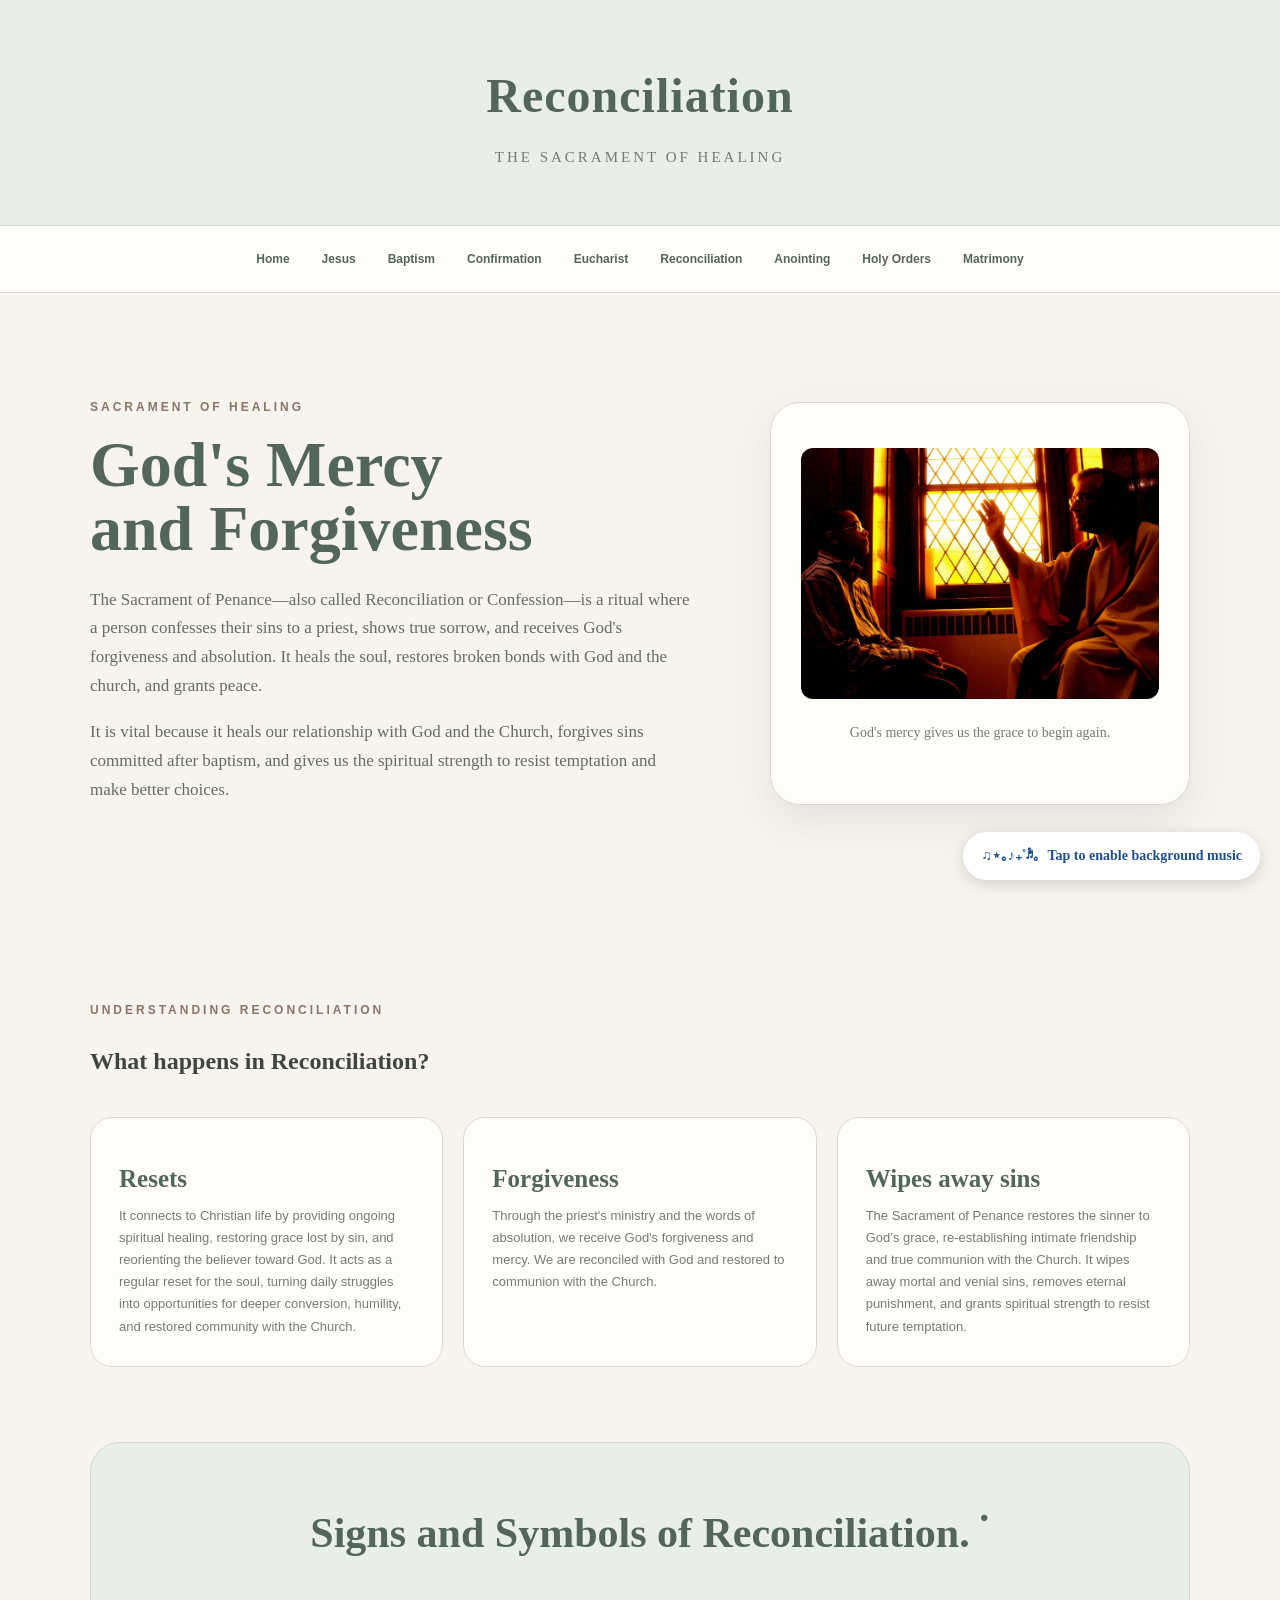
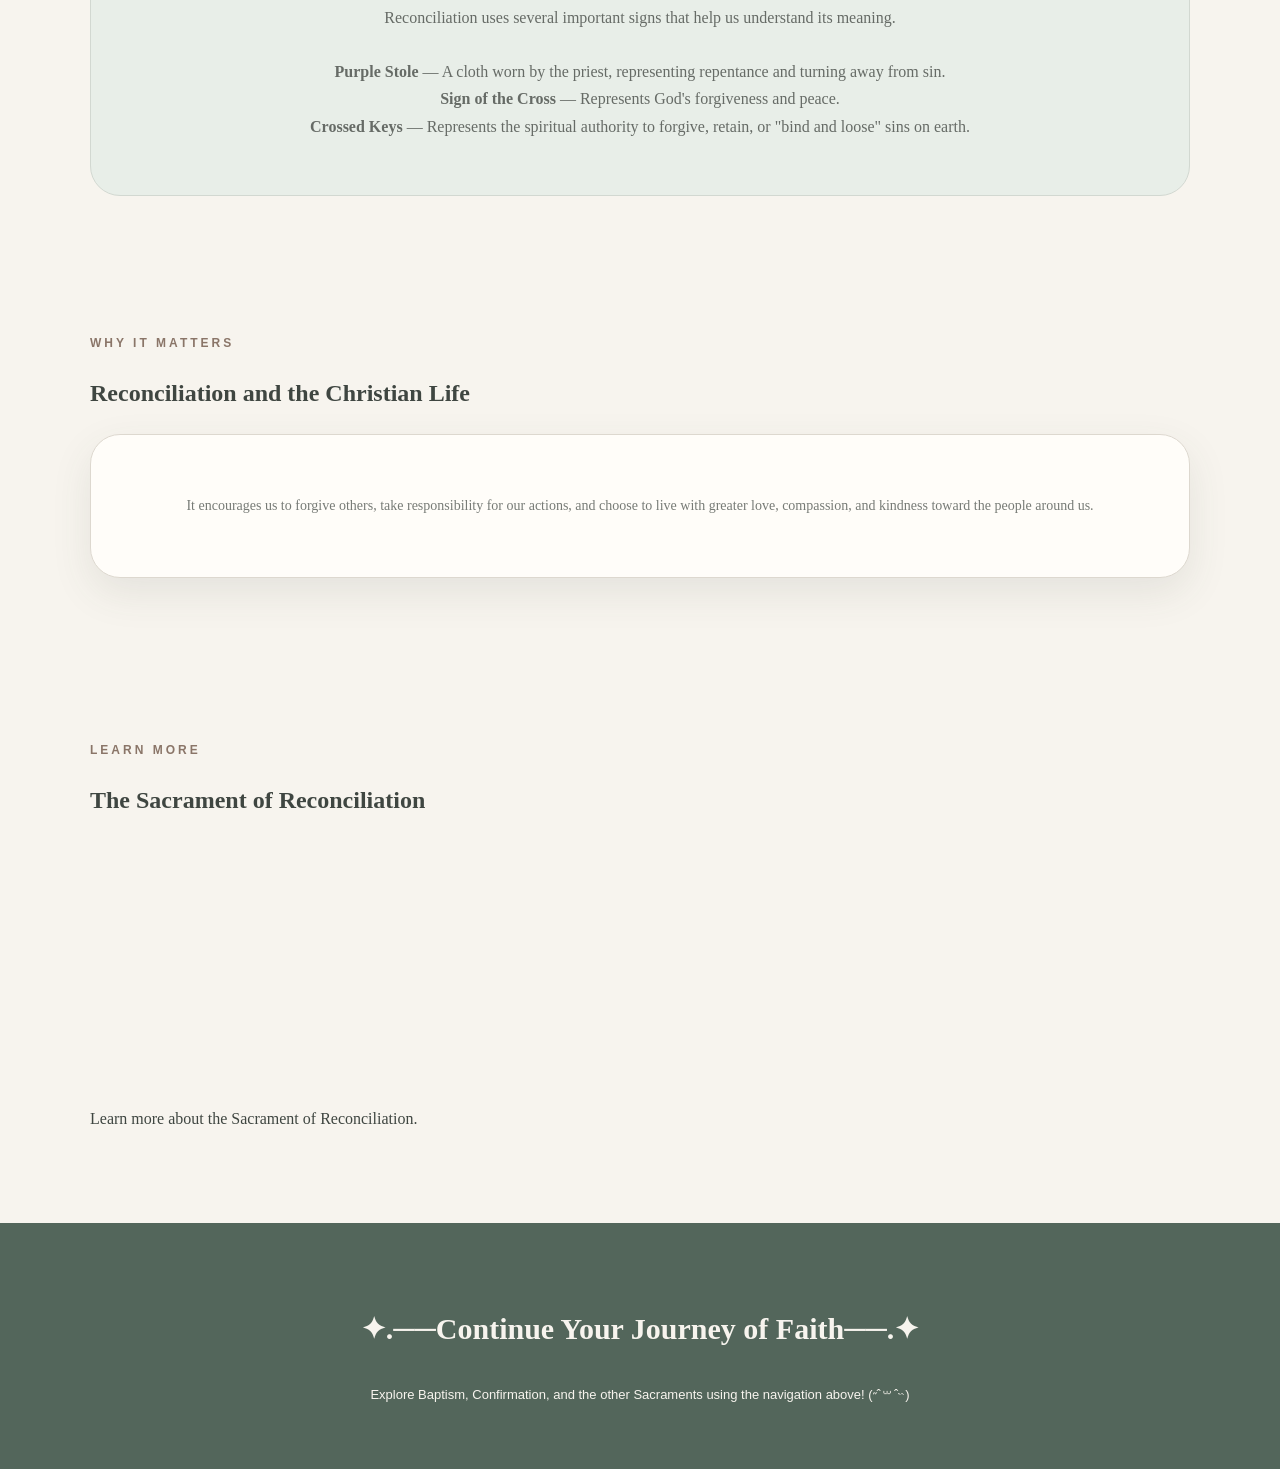
<file: reconciliation.html>
<!DOCTYPE html>
<html lang="en">

<head>

    <meta charset="UTF-8">

    <meta name="viewport" content="width=device-width, initial-scale=1.0">

    <title>Reconciliation | The Seven Sacraments</title>

    <link rel="stylesheet" href="styles.css">

</head>


<body>

<div id="musicPrompt">
    ♫⋆｡♪₊˚♬゚。Tap to enable background music
</div>

    <header>

        <h1>Reconciliation</h1>

        <p>
            The Sacrament of Healing
        </p>

    </header>


    <nav>

        <a href="index.html">Home</a>

        <a href="jesus.html">Jesus</a>

        <a href="baptism.html">Baptism</a>

        <a href="confirmation.html">Confirmation</a>

        <a href="eucharist.html">Eucharist</a>

        <a href="reconciliation.html">Reconciliation</a>

        <a href="anointing.html">Anointing</a>

        <a href="orders.html">Holy Orders</a>

        <a href="matrimony.html">Matrimony</a>

    </nav>


    <main>


        <!-- INTRODUCTION -->

        <section class="hero">


            <div class="hero-text">

                <p class="small-title">
                    SACRAMENT OF HEALING
                </p>


                <h2>
                    God's Mercy<br>
                    and Forgiveness
                </h2>


                <p>
                    The Sacrament of Penance—also called Reconciliation or Confession—is a ritual where a person confesses their sins to a priest, shows true sorrow, and receives God's forgiveness and absolution. It heals the soul, restores broken bonds with God and the church, and grants peace.
                </p>

                <p>
                    It is vital because it heals our relationship with God and the Church, forgives sins committed after baptism, and gives us the spiritual strength to resist temptation and make better choices.
                </p>


            </div>


            <div class="hero-card">


              <div class="icon">
                <img src="photo6.jpg" alt="Reconciliation">
              </div>
              
                <p>
                    God's mercy gives us the grace to begin again.
                </p>


            </div>


        </section>



        <!-- MEANING -->

        <section>


            <p class="small-title">
                UNDERSTANDING RECONCILIATION
            </p>


            <h2>
                What happens in Reconciliation?
            </h2>


            <div class="sacrament-grid">


                <div class="sacrament-card">

                    <h3>
                        Resets
                    </h3>

                    <p>
                        It connects to Christian life by providing ongoing spiritual healing, restoring grace lost by sin, and reorienting the believer toward God. It acts as a regular reset for the soul, turning daily struggles into opportunities for deeper conversion, humility, and restored community with the Church.
                    </p>

                </div>



                <div class="sacrament-card">


                    <h3>
                        Forgiveness
                    </h3>

                    <p>
                        Through the priest's ministry and the
                        words of absolution, we receive God's
                        forgiveness and mercy. We are reconciled
                        with God and restored to communion with
                        the Church.
                    </p>

                </div>



                <div class="sacrament-card">


                    <h3>
                        Wipes away sins
                    </h3>

                    <p>
                        The Sacrament of Penance restores the sinner to God’s grace, re-establishing intimate friendship and true communion with the Church. It wipes away mortal and venial sins, removes eternal punishment, and grants spiritual strength to resist future temptation.
                    </p>

                </div>


            </div>


        </section>



        <!-- SYMBOLS -->

     


           <section class="about">


            <h2>
                Signs and Symbols of Reconciliation.݁
            </h2>


            <p>
                Reconciliation uses several important signs that help
                us understand its meaning.
            </p>


            <br>


            <p>
                 <strong>Purple Stole</strong> — A cloth worn by the priest, representing repentance and turning away from sin.
            </p>


            <p>
                 <strong>Sign of the Cross</strong> — Represents God's forgiveness and peace.
  
            </p>


            <p>
                 <strong>Crossed Keys</strong> — Represents the spiritual authority to forgive, retain, or "bind and loose" sins on earth.
             
            </p>         

        </section>



        <!-- IMPORTANCE -->

        <section>


            <p class="small-title">
                WHY IT MATTERS
            </p>


            <h2>
                Reconciliation and the Christian Life
            </h2>


            <div class="hero-card">

                <p>
                    It encourages us to forgive others,
                    take responsibility for our actions, and
                    choose to live with greater love,
                    compassion, and kindness toward the people
                    around us.
                </p>


            </div>


        </section>



        <!-- VIDEO -->

        <section>


            <p class="small-title">
                LEARN MORE
            </p>


            <h2>
                The Sacrament of Reconciliation
            </h2>


            <div class="media" style="margin-top:18px">

                <iframe
                    width="100%"
                    height="240"
                    style="border:0;border-radius:15px"
                    src="https://www.youtube.com/embed/pmDkBFlDDes?enablejsapi=1"
                    title="The Sacrament of Reconciliation"
                    allow="autoplay; encrypted-media"
                    allowfullscreen>
                </iframe>

                <p class="note">
                    Learn more about the Sacrament of Reconciliation.
                </p>

            </div>


        </section>


    </main>



    <footer>


        <h3>
           ✦.──Continue Your Journey of Faith──.✦
        </h3>


        <p>
            Explore Baptism, Confirmation, and the other
            Sacraments using the navigation above! (˶ˆ꒳ˆ˵)
        </p>

    </footer>

<!-- BACKGROUND MUSIC -->

<audio id="backgroundMusic" loop preload="auto">
    <source src="Awit ng Paghahangad Instrumental.mp3" type="audio/mpeg">
</audio>

<script>

const music = document.getElementById("backgroundMusic");
const prompt = document.getElementById("musicPrompt");


// ==============================
// RESTORE LAST MUSIC POSITION
// ==============================

music.addEventListener("loadedmetadata", () => {

    const savedTime = localStorage.getItem("musicTime");

    if (savedTime !== null) {
        music.currentTime = parseFloat(savedTime);
    }

});


// ==============================
// START MUSIC
// ==============================

function startMusic() {

    music.play().then(() => {

        if (prompt) {
            prompt.style.display = "none";
        }

    }).catch(() => {});

}


// Start music when the page is first interacted with
document.addEventListener("click", (event) => {

    if (event.target.closest("iframe")) return;

    startMusic();

}, { once: true });


// ==============================
// SAVE POSITION
// ==============================

setInterval(() => {

    if (!music.paused) {
        localStorage.setItem(
            "musicTime",
            music.currentTime
        );
    }

}, 100);


// ==============================
// SAVE EXACT POSITION BEFORE LEAVING
// ==============================

window.addEventListener("pagehide", () => {

    localStorage.setItem(
        "musicTime",
        music.currentTime
    );

    music.pause();

});


// ==============================
// PAUSE WHEN LEAVING TAB
// ==============================

document.addEventListener("visibilitychange", () => {

    if (document.hidden) {
        localStorage.setItem(
            "musicTime",
            music.currentTime
        );

        music.pause();
    }

});

</script>

</body>

</html>
</file>
<file: styles.css>
/* =========================
   GENERAL STYLES
========================= */

* {
    box-sizing: border-box;
}

html {
    scroll-behavior: smooth;
}

body {
    margin: 0;
    background-color: #f7f4ee;
    color: #3f4641;
    font-family: Georgia, "Times New Roman", serif;
    line-height: 1.7;
}


/* =========================
   HEADER
========================= */

header {
    text-align: center;
    padding: 55px 20px 40px;
    background-color: #e8eee8;
    border-bottom: 1px solid #d2d8d1;
}

header h1 {
    margin: 0;
    color: #53665b;
    font-size: 48px;
    letter-spacing: 1px;
}

header p {
    margin-top: 8px;
    color: #777b76;
    font-size: 15px;
    letter-spacing: 3px;
    text-transform: uppercase;
}


/* =========================
   NAVIGATION
========================= */

nav {
    display: flex;
    justify-content: center;
    flex-wrap: wrap;
    gap: 8px;

    padding: 15px 20px;

    background-color: #fffdf9;
    border-bottom: 1px solid #ddd8cf;

    position: sticky;
    top: 0;
    z-index: 10;
}

nav a {
    color: #53665b;
    text-decoration: none;

    font-family: Arial, sans-serif;
    font-size: 12px;
    font-weight: bold;

    padding: 8px 12px;

    border-radius: 20px;
}

nav a:hover {
    background-color: #e8eee8;
}


/* =========================
   MAIN CONTENT
========================= */

main {
    width: 90%;
    max-width: 1100px;
    margin: auto;
}

section {
    padding: 75px 0;
}


/* =========================
   HERO SECTION
========================= */

.hero {
    min-height: 620px;

    display: grid;
    grid-template-columns: 1.2fr 0.8fr;

    gap: 50px;

    align-items: center;
}

.small-title {
    color: #8a7568;

    font-family: Arial, sans-serif;
    font-size: 12px;
    font-weight: bold;

    letter-spacing: 3px;
}


.hero h2 {
    color: #53665b;
    font-size: 64px;
    line-height: 1;

    margin: 15px 0 25px;
}

.hero-text > p:not(.small-title) {
    max-width: 600px;
    color: #666b66;
    font-size: 17px;
}


/* =========================
   BUTTON
========================= */

.button {
    display: inline-block;

    margin-top: 15px;

    padding: 12px 22px;

    background-color: #64776b;
    color: white;

    border-radius: 30px;

    text-decoration: none;

    font-family: Arial, sans-serif;
    font-size: 13px;
    font-weight: bold;
}

.button:hover {
    background-color: #4f6156;
}


/* =========================
   HERO CARD
========================= */

.hero-card {
    padding: 45px 30px;

    background-color: #fffdf9;

    border: 1px solid #ddd8cf;
    border-radius: 30px;

    text-align: center;

    box-shadow: 0 15px 40px rgba(70, 75, 65, 0.10);
}

.cross {
    width: 130px;
    height: 130px;

    display: flex;
    align-items: center;
    justify-content: center;

    margin: auto auto 25px;

    background-color: #e7eee8;

    border-radius: 50%;

    color: #65776b;

    font-size: 65px;
}

.hero-card h3 {
    color: #596a61;
    font-size: 25px;
}

.hero-card p {
    color: #777b76;
    font-size: 14px;
}


/* =========================
   SACRAMENT SECTION
========================= */

#sacraments h2 {
    color: #53665b;
    font-size: 45px;
    margin-top: 5px;
}

.sacrament-grid {
    display: grid;

    grid-template-columns: repeat(3, 1fr);

    gap: 20px;

    margin-top: 35px;
}


/* =========================
   SACRAMENT CARDS
========================= */

.sacrament-card {
    display: block;

    padding: 28px;

    background-color: #fffdf9;

    border: 1px solid #ddd8cf;
    border-radius: 22px;

    text-decoration: none;

    transition: 0.25s;
}

.sacrament-card:hover {
    transform: translateY(-7px);

    box-shadow: 0 15px 30px rgba(70, 75, 65, 0.10);

    background-color: #fafbf8;
}

.sacrament-card span {
    font-size: 35px;
}

.sacrament-card h3 {
    margin: 12px 0 5px;

    color: #53665b;

    font-size: 25px;
}

.sacrament-card p {
    margin: 0;

    color: #777b76;

    font-family: Arial, sans-serif;
    font-size: 13px;
}


/* =========================
   JESUS SECTION
========================= */

.about {
    margin-bottom: 50px;

    padding: 55px;

    background-color: #e8eee8;

    border: 1px solid #d2d8d1;
    border-radius: 30px;

    text-align: center;
}

.about h2 {
    margin-top: 0;

    color: #53665b;

    font-size: 42px;
}

.about p {
    max-width: 700px;

    margin: auto;

    color: #666b66;
}

.icon img {
    width: 100%;
    height: 100%;
    object-fit: cover;
    border-radius: 12px;
}



/* =========================
   FOOTER
========================= */

footer {
    padding: 50px 20px;

    background-color: #53665b;

    color: #f7f4ee;

    text-align: center;
}

footer h3 {
    font-size: 30px;
}

footer p {
    font-family: Arial, sans-serif;
    font-size: 13px;
}


/* =========================
   MOBILE
========================= */

@media (max-width: 800px) {

    .hero {
        grid-template-columns: 1fr;

        padding-top: 40px;
    }

    .hero h2 {
        font-size: 50px;
    }

    .sacrament-grid {
        grid-template-columns: 1fr 1fr;
    }
}


@media (max-width: 550px) {

    header h1 {
        font-size: 38px;
    }

    .hero h2 {
        font-size: 44px;
    }

    .sacrament-grid {
        grid-template-columns: 1fr;
    }

    .about {
        padding: 35px 20px;
    }

}



#musicPrompt {
    position: fixed;
    bottom: 20px;
    right: 20px;
    background: white;
    color: #1e4f91;
    padding: 12px 18px;
    border-radius: 25px;
    box-shadow: 0 4px 15px rgba(0, 0, 0, 0.15);
    font-size: 14px;
    font-weight: 600;
    cursor: pointer;
    z-index: 9999;
    transition: 0.3s ease;
}

#musicPrompt:hover {
    transform: translateY(-3px);
}


.hero-text {
    animation: fadeUp 1s ease forwards;
}

.hero-card {
    animation: fadeUp 1s ease 0.3s forwards;
    opacity: 0;
}

.sacrament-card:nth-child(1) {
    animation: fadeUp 0.8s ease 0.2s forwards;
    opacity: 0;
}

.sacrament-card:nth-child(2) {
    animation: fadeUp 0.8s ease 0.4s forwards;
    opacity: 0;
}

.sacrament-card:nth-child(3) {
    animation: fadeUp 0.8s ease 0.6s forwards;
    opacity: 0;
}

@keyframes fadeUp {
    from {
        opacity: 0;
        transform: translateY(20px);
    }

    to {
        opacity: 1;
        transform: translateY(0);
    }
}
</file>
